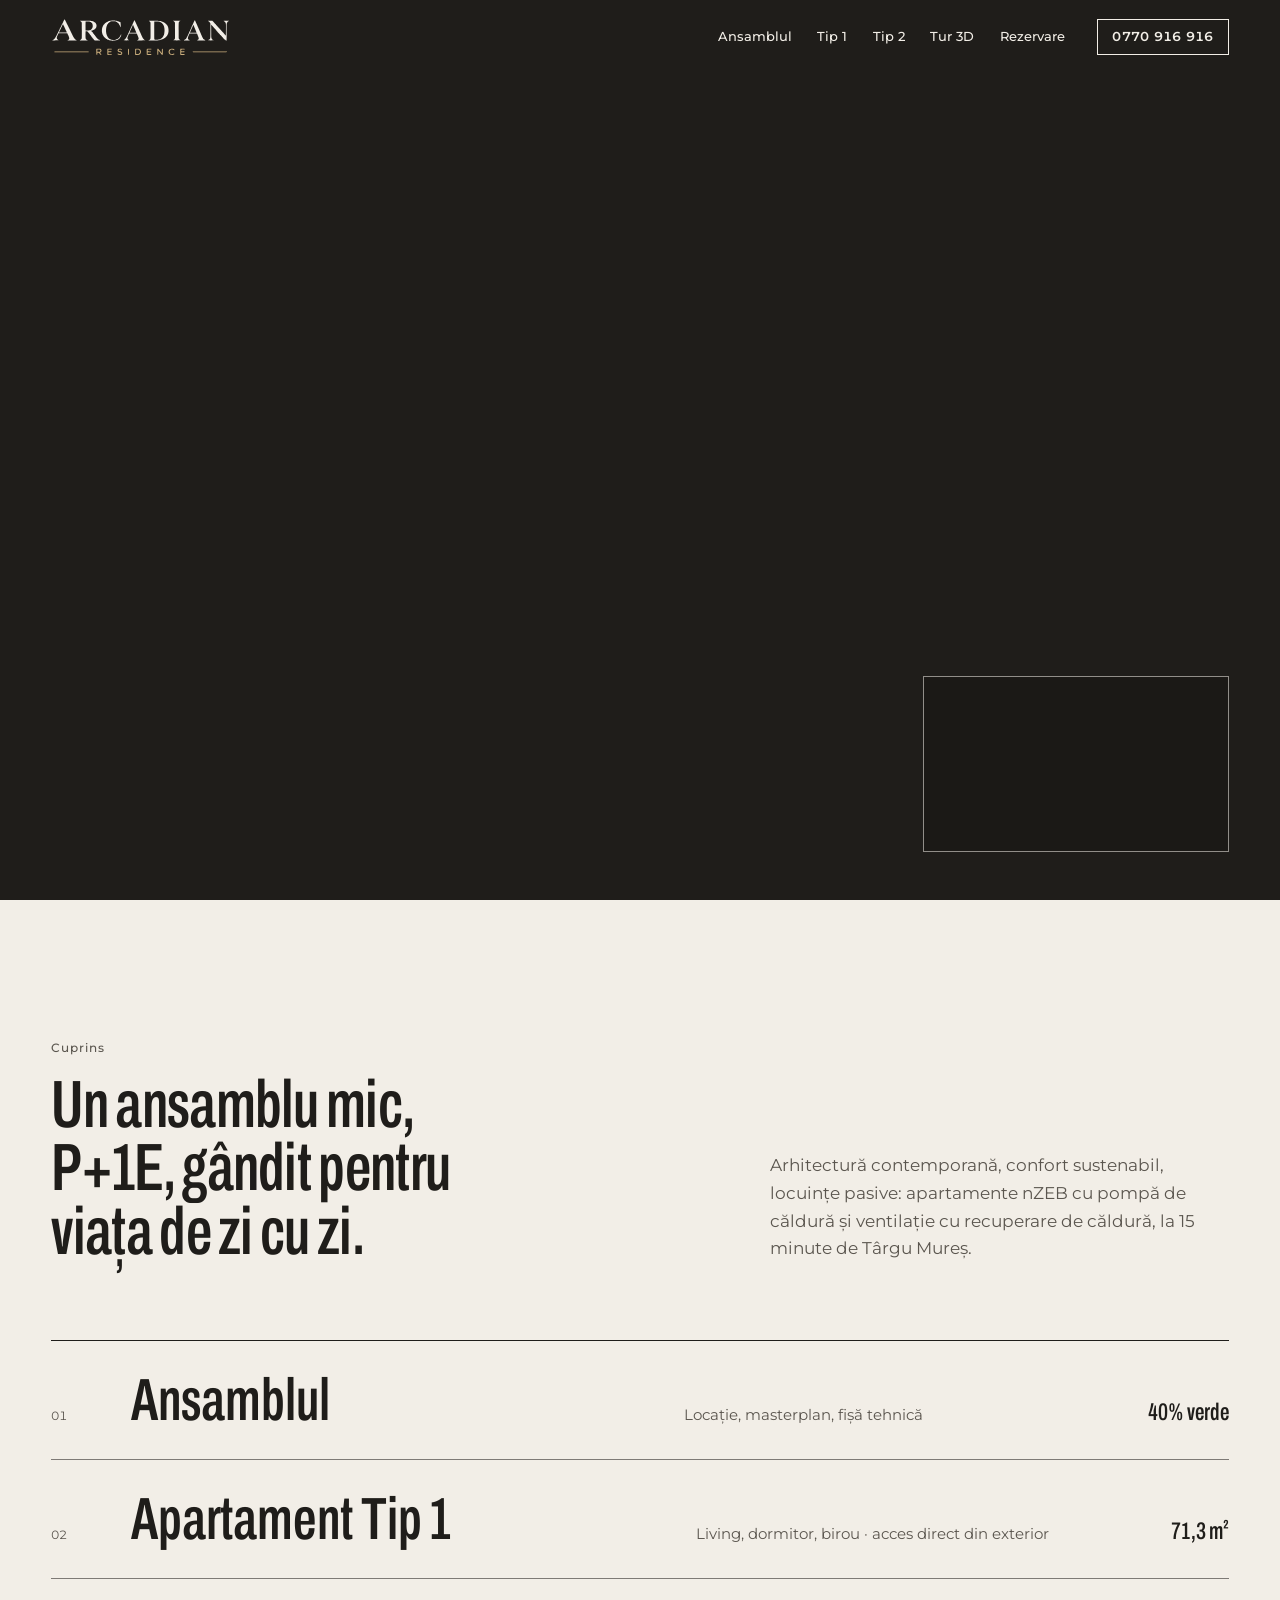
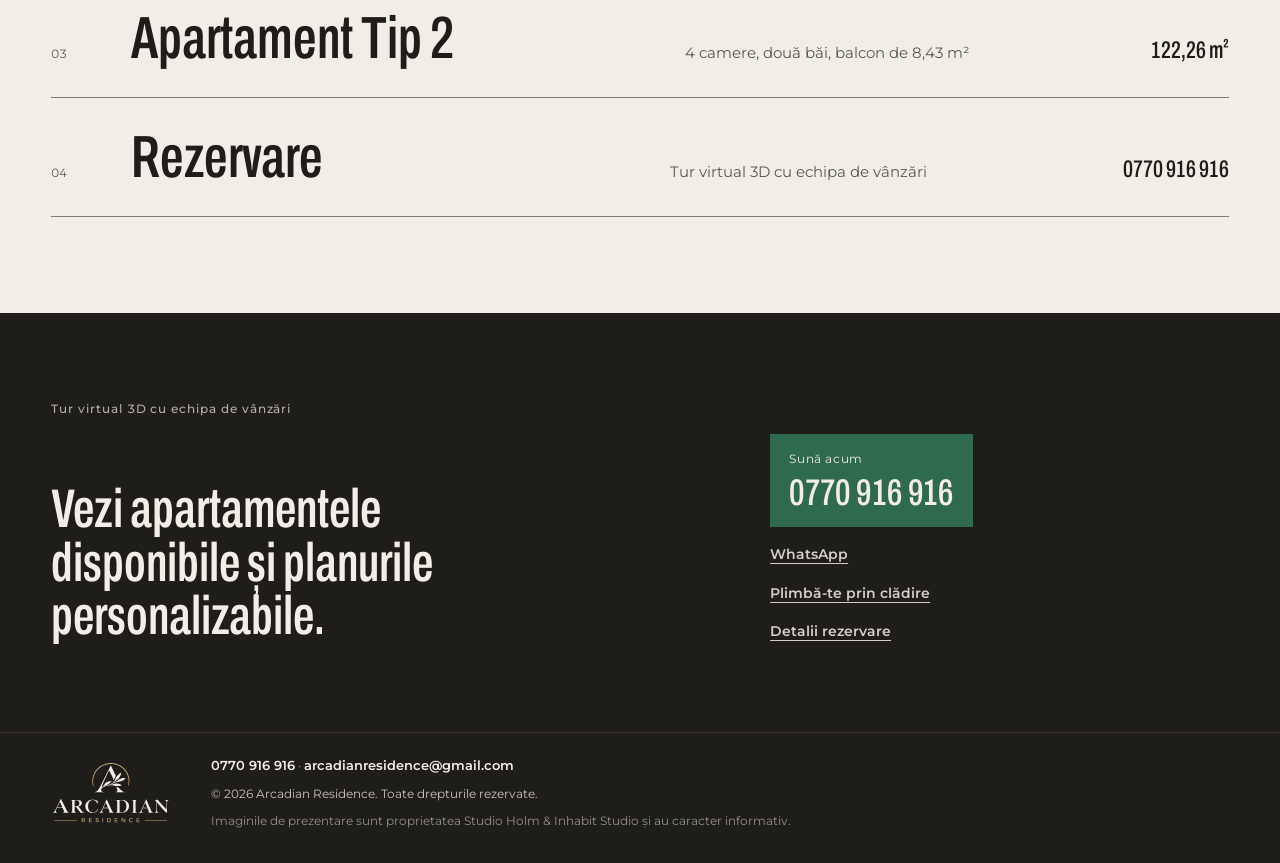
<file: index.html>
<!doctype html>
<html lang="ro">
<head>
<meta charset="utf-8">
<meta name="viewport" content="width=device-width, initial-scale=1">
<title>Arcadian Residence — apartamente nZEB în Ceuașu de Câmpie, Mureș</title>
<meta name="description" content="Ansamblu rezidențial P+1E în Ceuașu de Câmpie, la 15 minute de Târgu Mureș. Apartamente de 71,3 m² și 122,26 m², standard nZEB, 40% spații verzi.">
<meta name="theme-color" content="#1f1d1a">
<link rel="icon" href="assets/img/brand/favicon.svg" type="image/svg+xml">
<link rel="apple-touch-icon" href="assets/img/brand/apple-touch-icon.png">
<link rel="canonical" href="https://elod3.github.io/sitehuni-/">
<meta property="og:type" content="website">
<meta property="og:locale" content="ro_RO">
<meta property="og:site_name" content="Arcadian Residence">
<meta property="og:title" content="Arcadian Residence — apartamente nZEB în Ceuașu de Câmpie, Mureș">
<meta property="og:description" content="Ansamblu rezidențial P+1E în Ceuașu de Câmpie, la 15 minute de Târgu Mureș. Apartamente de 71,3 m² și 122,26 m², standard nZEB, 40% spații verzi.">
<meta property="og:url" content="https://elod3.github.io/sitehuni-/">
<meta property="og:image" content="https://elod3.github.io/sitehuni-/assets/img/og.jpg">
<meta property="og:image:width" content="1200">
<meta property="og:image:height" content="630">
<meta property="og:image:alt" content="Logoul Arcadian Residence lângă fațada ansamblului la apus">
<meta name="twitter:card" content="summary_large_image">
<link rel="preload" href="assets/fonts/archivo-latin-standard-normal.woff2" as="font" type="font/woff2" crossorigin>
<link rel="preload" href="assets/fonts/montserrat-latin-wght-normal.woff2" as="font" type="font/woff2" crossorigin>
<link rel="preload" as="image" type="image/webp" imagesrcset="assets/img/ext-fatada-900.webp 900w, assets/img/ext-fatada-1800.webp 1800w, assets/img/ext-fatada-hd.webp 2048w" imagesizes="(max-aspect-ratio: 16/9) 179vh, 100vw" fetchpriority="high">
<script>
/* Starea de pornire, înainte de primul paint: animațiile doar fără „reduce motion”;
   cortina rămâne închisă când venim dintr-o tranziție; loaderul doar la prima vizită. */
(function () {
  var d = document.documentElement;
  if (matchMedia('(prefers-reduced-motion: reduce)').matches) return;
  d.classList.add('js-motion');
  var nav = null, seen = null;
  try { nav = sessionStorage.getItem('arc-nav'); seen = sessionStorage.getItem('arc-seen'); } catch (e) {}
  if (nav) d.classList.add('is-arriving');
  else {
    if (!seen) d.classList.add('is-loading');
    /* fără cortină, antetul paginilor interioare intră din CSS, fără să aștepte scripturile */
    d.classList.add('is-cold');
  }
})();
</script>
<link rel="stylesheet" href="assets/vendor/lenis.css">
<link rel="stylesheet" href="assets/css/site.css">
</head>
<body data-page="home" data-bar="dark">
<div class="loader" id="loader" role="status" aria-label="Se încarcă">
  <div class="loader__seams" aria-hidden="true"></div>
  <p class="loader__place">Ceuașu de Câmpie · Județul Mureș</p>
  <div class="loader__frame" id="loader-frame">
    <img src="assets/img/ext-calcan-900.webp" srcset="assets/img/ext-calcan-480.webp 480w, assets/img/ext-calcan-900.webp 900w" sizes="(max-width: 700px) 78vw, min(52vw, 620px)" decoding="async" data-cap="Capătul ansamblului" alt="" width="900" height="503">
    <img src="assets/img/t1-living-900.webp" srcset="assets/img/t1-living-480.webp 480w, assets/img/t1-living-900.webp 900w" sizes="(max-width: 700px) 78vw, min(52vw, 620px)" decoding="async" data-cap="Living · Tip 1" alt="" width="900" height="516">
    <img src="assets/img/t2-birou-900.webp" srcset="assets/img/t2-birou-480.webp 480w, assets/img/t2-birou-900.webp 900w" sizes="(max-width: 700px) 78vw, min(52vw, 620px)" decoding="async" data-cap="Birou · Tip 2" alt="" width="900" height="572">
    <img src="assets/img/ext-alee-900.webp" srcset="assets/img/ext-alee-480.webp 480w, assets/img/ext-alee-900.webp 900w" sizes="(max-width: 700px) 78vw, min(52vw, 620px)" decoding="async" data-cap="Aleea dintre locuințe" alt="" width="900" height="470">
    <img src="assets/img/t2-living-900.webp" srcset="assets/img/t2-living-480.webp 480w, assets/img/t2-living-900.webp 900w" sizes="(max-width: 700px) 78vw, min(52vw, 620px)" decoding="async" data-cap="Living · Tip 2" alt="" width="900" height="533">
    <img src="assets/img/ext-fatada-1800.webp" srcset="assets/img/ext-fatada-480.webp 480w, assets/img/ext-fatada-900.webp 900w" sizes="(max-width: 700px) 78vw, min(52vw, 620px)" decoding="async" data-cap="Fațada spre grădini" alt="" width="1800" height="1005">
  </div>
  <p class="loader__mark"><svg viewBox="0 0 1165 598" role="img" aria-label="Arcadian Residence"><use href="assets/img/brand/logo-sprite.svg#lockup"/></svg></p>
  <p class="loader__count"><span id="loader-cap">&nbsp;</span><b id="loader-idx">00 / 06</b></p>
</div>

<div class="curtain" aria-hidden="true"><div class="curtain__strips"></div><p class="curtain__label"></p></div>

<header class="bar" id="bar">
  <a class="bar__mark" href="index.html" data-label="Arcadian Residence" aria-label="Arcadian Residence, prima pagină"><svg viewBox="0 0 1145 244" aria-hidden="true"><use href="assets/img/brand/logo-sprite.svg#wordmark"/></svg></a>
  <nav class="bar__nav" aria-label="Pagini">
        <a href="ansamblu.html" data-label="Ansamblul">Ansamblul</a>
        <a href="tip-1.html" data-label="Tip 1 · 71,3 m²">Tip 1</a>
        <a href="tip-2.html" data-label="Tip 2 · 122,26 m²">Tip 2</a>
        <a href="tur.html" class="only-desk" data-label="Tur 3D">Tur 3D</a>
        <a href="contact.html" data-label="Rezervare">Rezervare</a>
  </nav>
  <a class="bar__tel" href="tel:+40770916916">0770 916 916</a>
  <button class="bar__menu" type="button" aria-expanded="false" aria-controls="menu">Meniu</button>
</header>

<div class="menu" id="menu" hidden>
  <ol class="menu__list">
        <li><a href="ansamblu.html" data-label="Ansamblul"><span></span>Ansamblul</a></li>
        <li><a href="tip-1.html" data-label="Tip 1 · 71,3 m²"><span></span>Tip 1 · 71,3 m²</a></li>
        <li><a href="tip-2.html" data-label="Tip 2 · 122,26 m²"><span></span>Tip 2 · 122,26 m²</a></li>
        <li class="only-desk"><a href="tur.html" data-label="Tur 3D"><span></span>Tur 3D</a></li>
        <li><a href="contact.html" data-label="Rezervare"><span></span>Rezervare</a></li>
  </ol>
  <div class="menu__contact">
    <a class="menu__tel" href="tel:+40770916916"><span>Vânzări</span>0770 916 916</a>
    <a class="menu__wa" href="https://wa.me/40770916916" rel="noopener">Scrie pe WhatsApp</a>
    <a class="menu__wa" href="mailto:arcadianresidence@gmail.com">arcadianresidence@gmail.com</a>
  </div>
</div>

<main id="top">
  <!-- 00 · Copertă -->
  <section class="hero" aria-label="Arcadian Residence">
    <figure class="hero__img">
      <img src="assets/img/ext-fatada-1800.webp" srcset="assets/img/ext-fatada-900.webp 900w, assets/img/ext-fatada-1800.webp 1800w, assets/img/ext-fatada-hd.webp 2048w" sizes="(max-aspect-ratio: 16/9) 179vh, 100vw" width="2048" height="1144" alt="Fațada ansamblului la apus: parter tencuit alb, etaj îmbrăcat în tablă fălțuită antracit, grădini private în față" fetchpriority="high">
      <div class="seams" aria-hidden="true"></div>
    </figure>
    <div class="hero__text">
      <p class="sheet">Ceuașu de Câmpie · Județul Mureș</p>
      <h1 class="hero__title">Arcadian<br>Residence</h1>
      <p class="hero__lede">Aproape de oraș, departe de aglomerație.</p>
    </div>
    <dl class="cartus hero__cartus">
      <div><dt>până la Târgu Mureș</dt><dd>15<small>min</small></dd></div>
      <div><dt>standard energetic</dt><dd>nZEB</dd></div>
      <div><dt>spații verzi</dt><dd>40<small>%</small></dd></div>
      <div><dt>regim de înălțime</dt><dd>P+1E</dd></div>
    </dl>
  </section>

  <!-- Cuprins, ca în broșură -->
  <section class="sec toc" aria-labelledby="toc-title">
    <div class="toc__head">
      <p class="sheet">Cuprins</p>
      <h2 id="toc-title">Un ansamblu mic, P+1E, gândit pentru viața de zi cu zi.</h2>
      <p class="sec__intro">Arhitectură contemporană, confort sustenabil, locuințe pasive: apartamente nZEB cu pompă de căldură și ventilație cu recuperare de căldură, la 15 minute de Târgu Mureș.</p>
    </div>
    <ol class="toc__list">
      <li><a class="toc__row" href="ansamblu.html" data-label="Ansamblul" data-img="assets/img/ext-alee-900.webp">
        <span class="toc__num">01</span><span class="toc__title">Ansamblul</span>
        <span class="toc__fact">Locație, masterplan, fișă tehnică</span><span class="toc__stat">40% verde</span>
        <img class="toc__thumb" src="assets/img/ext-alee-900.webp" alt="" loading="lazy" width="900" height="470">
      </a></li>
      <li><a class="toc__row" href="tip-1.html" data-label="Tip 1 · 71,3 m²" data-img="assets/img/t1-living-900.webp">
        <span class="toc__num">02</span><span class="toc__title">Apartament Tip 1</span>
        <span class="toc__fact">Living, dormitor, birou · acces direct din exterior</span><span class="toc__stat">71,3 m²</span>
        <img class="toc__thumb" src="assets/img/t1-living-900.webp" alt="" loading="lazy" width="900" height="516">
      </a></li>
      <li><a class="toc__row" href="tip-2.html" data-label="Tip 2 · 122,26 m²" data-img="assets/img/t2-living-900.webp">
        <span class="toc__num">03</span><span class="toc__title">Apartament Tip 2</span>
        <span class="toc__fact">4 camere, două băi, balcon de 8,43 m²</span><span class="toc__stat">122,26 m²</span>
        <img class="toc__thumb" src="assets/img/t2-living-900.webp" alt="" loading="lazy" width="900" height="533">
      </a></li>
      <li><a class="toc__row" href="contact.html" data-label="Rezervare" data-img="assets/img/ext-calcan-900.webp">
        <span class="toc__num">04</span><span class="toc__title">Rezervare</span>
        <span class="toc__fact">Tur virtual 3D cu echipa de vânzări</span><span class="toc__stat">0770 916 916</span>
        <img class="toc__thumb" src="assets/img/ext-calcan-900.webp" alt="" loading="lazy" width="900" height="503">
      </a></li>
    </ol>
    <figure class="toc__peek" aria-hidden="true"><img alt=""></figure>
  </section>

</main>
<aside class="cta" aria-label="Rezervare">
  <div class="cta__in">
    <p class="sheet">Tur virtual 3D cu echipa de vânzări</p>
    <p class="cta__title">Vezi apartamentele disponibile și planurile personalizabile.</p>
    <div class="cta__actions">
      <a class="call call--small" href="tel:+40770916916"><span class="call__label">Sună acum</span><span class="call__num">0770 916 916</span></a>
      <a class="cta__link" href="https://wa.me/40770916916" rel="noopener">WhatsApp</a>
      <a class="cta__link only-desk" href="tur.html" data-label="Tur 3D">Plimbă-te prin clădire</a>
      <a class="cta__link" href="contact.html" data-label="Rezervare">Detalii rezervare</a>
    </div>
  </div>
</aside>

<footer class="foot">
  <div class="foot__in">
    <a class="foot__mark" href="index.html" data-label="Arcadian Residence" aria-label="Arcadian Residence, prima pagină"><svg viewBox="0 0 1165 598" aria-hidden="true"><use href="assets/img/brand/logo-sprite.svg#lockup"/></svg></a>
    <p class="foot__contact"><a href="tel:+40770916916">0770 916 916</a> · <a href="mailto:arcadianresidence@gmail.com">arcadianresidence@gmail.com</a></p>
    <p class="foot__copy">© 2026 Arcadian Residence. Toate drepturile rezervate.</p>
    <p class="foot__credit">Imaginile de prezentare sunt proprietatea Studio Holm &amp; Inhabit Studio și au caracter informativ.</p>
  </div>
</footer>

<script src="assets/vendor/gsap.min.js" defer></script>
<script src="assets/vendor/ScrollTrigger.min.js" defer></script>
<script src="assets/vendor/lenis.min.js" defer></script>
<script src="assets/js/site.js" defer></script>
</body>
</html>
</file>
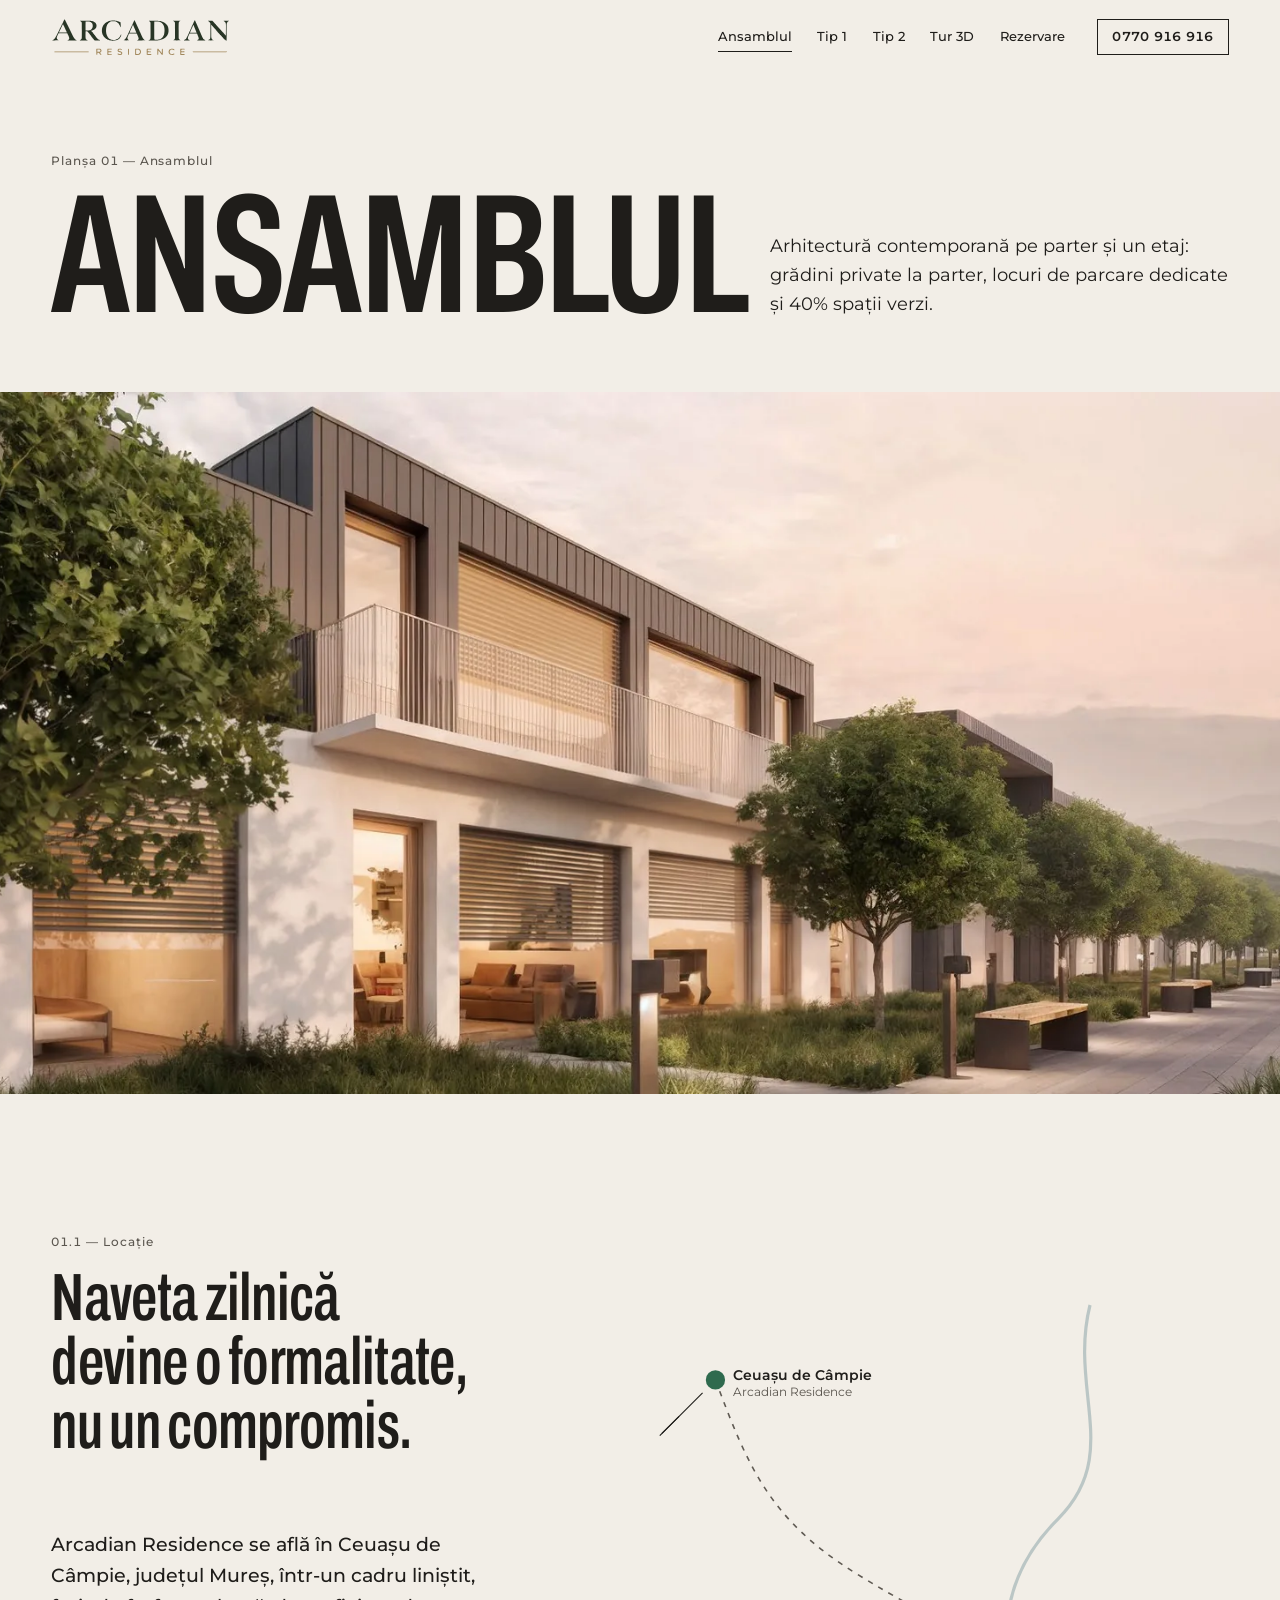
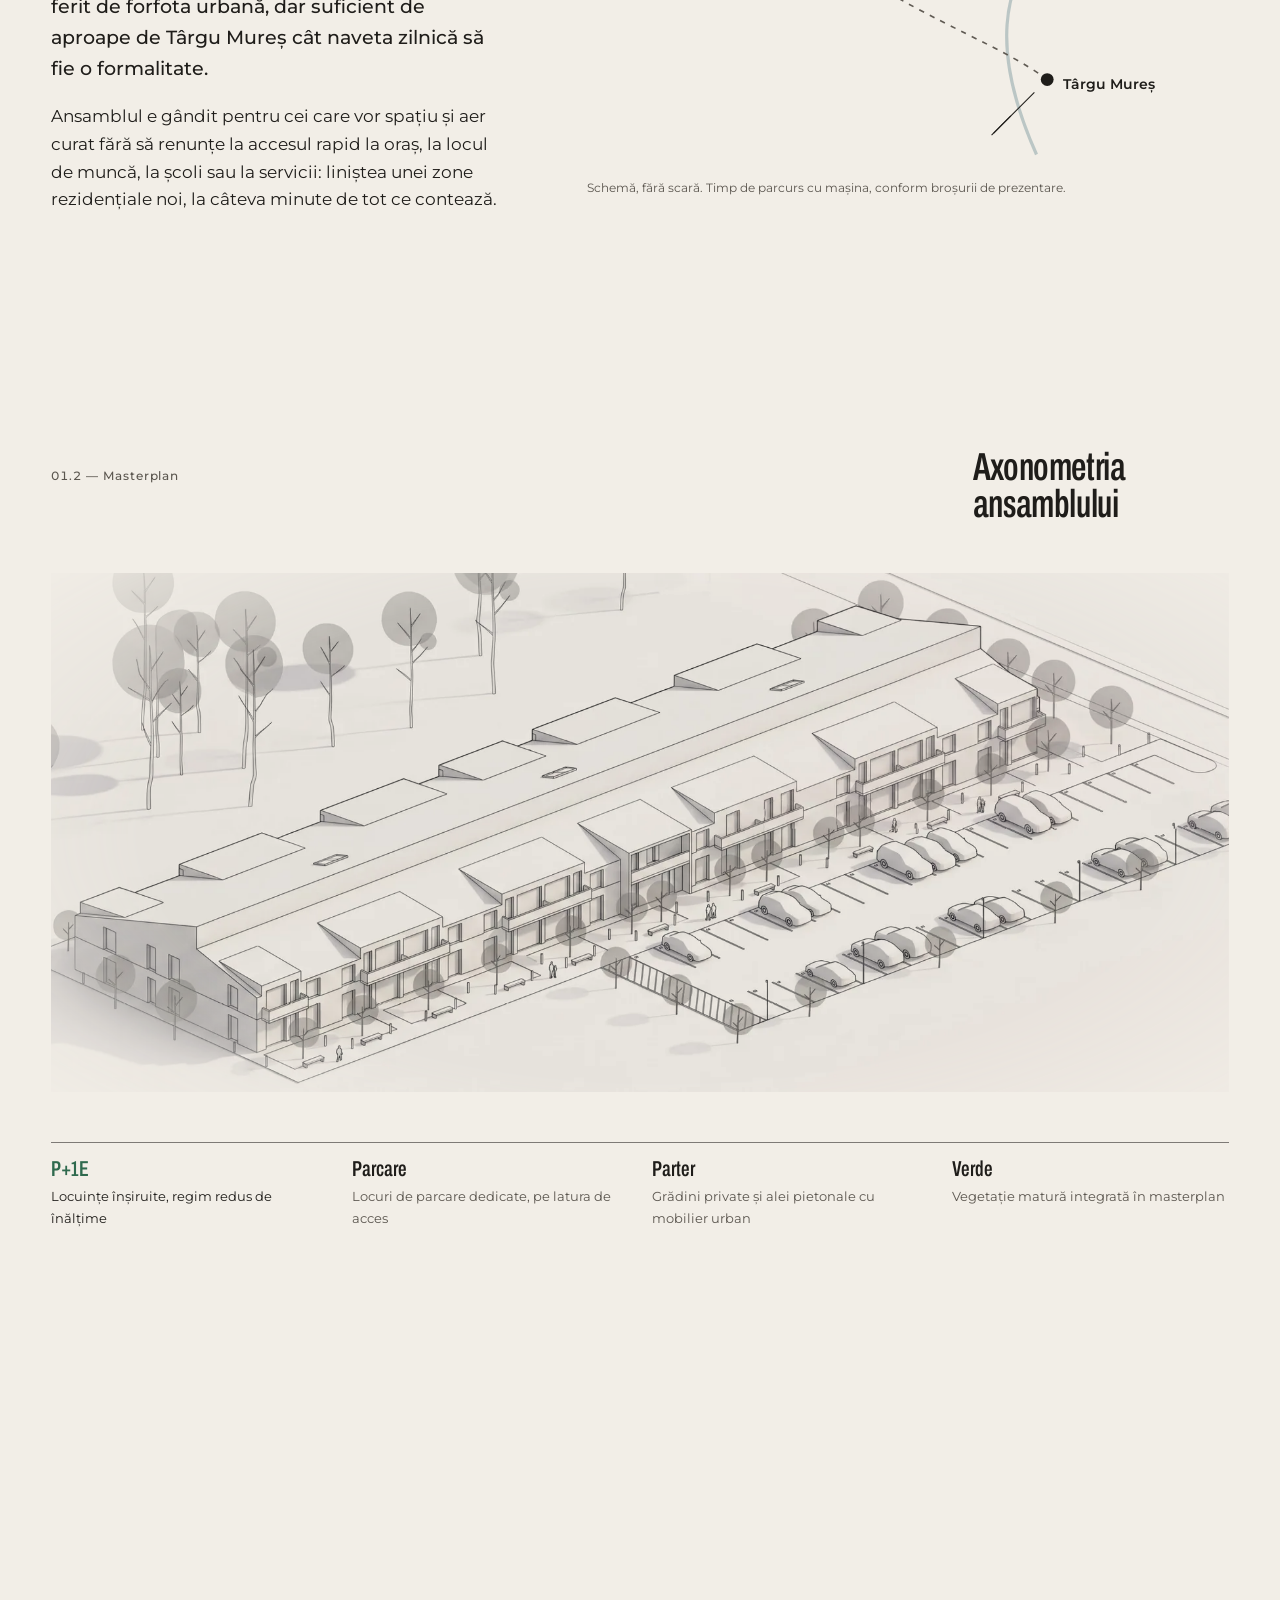
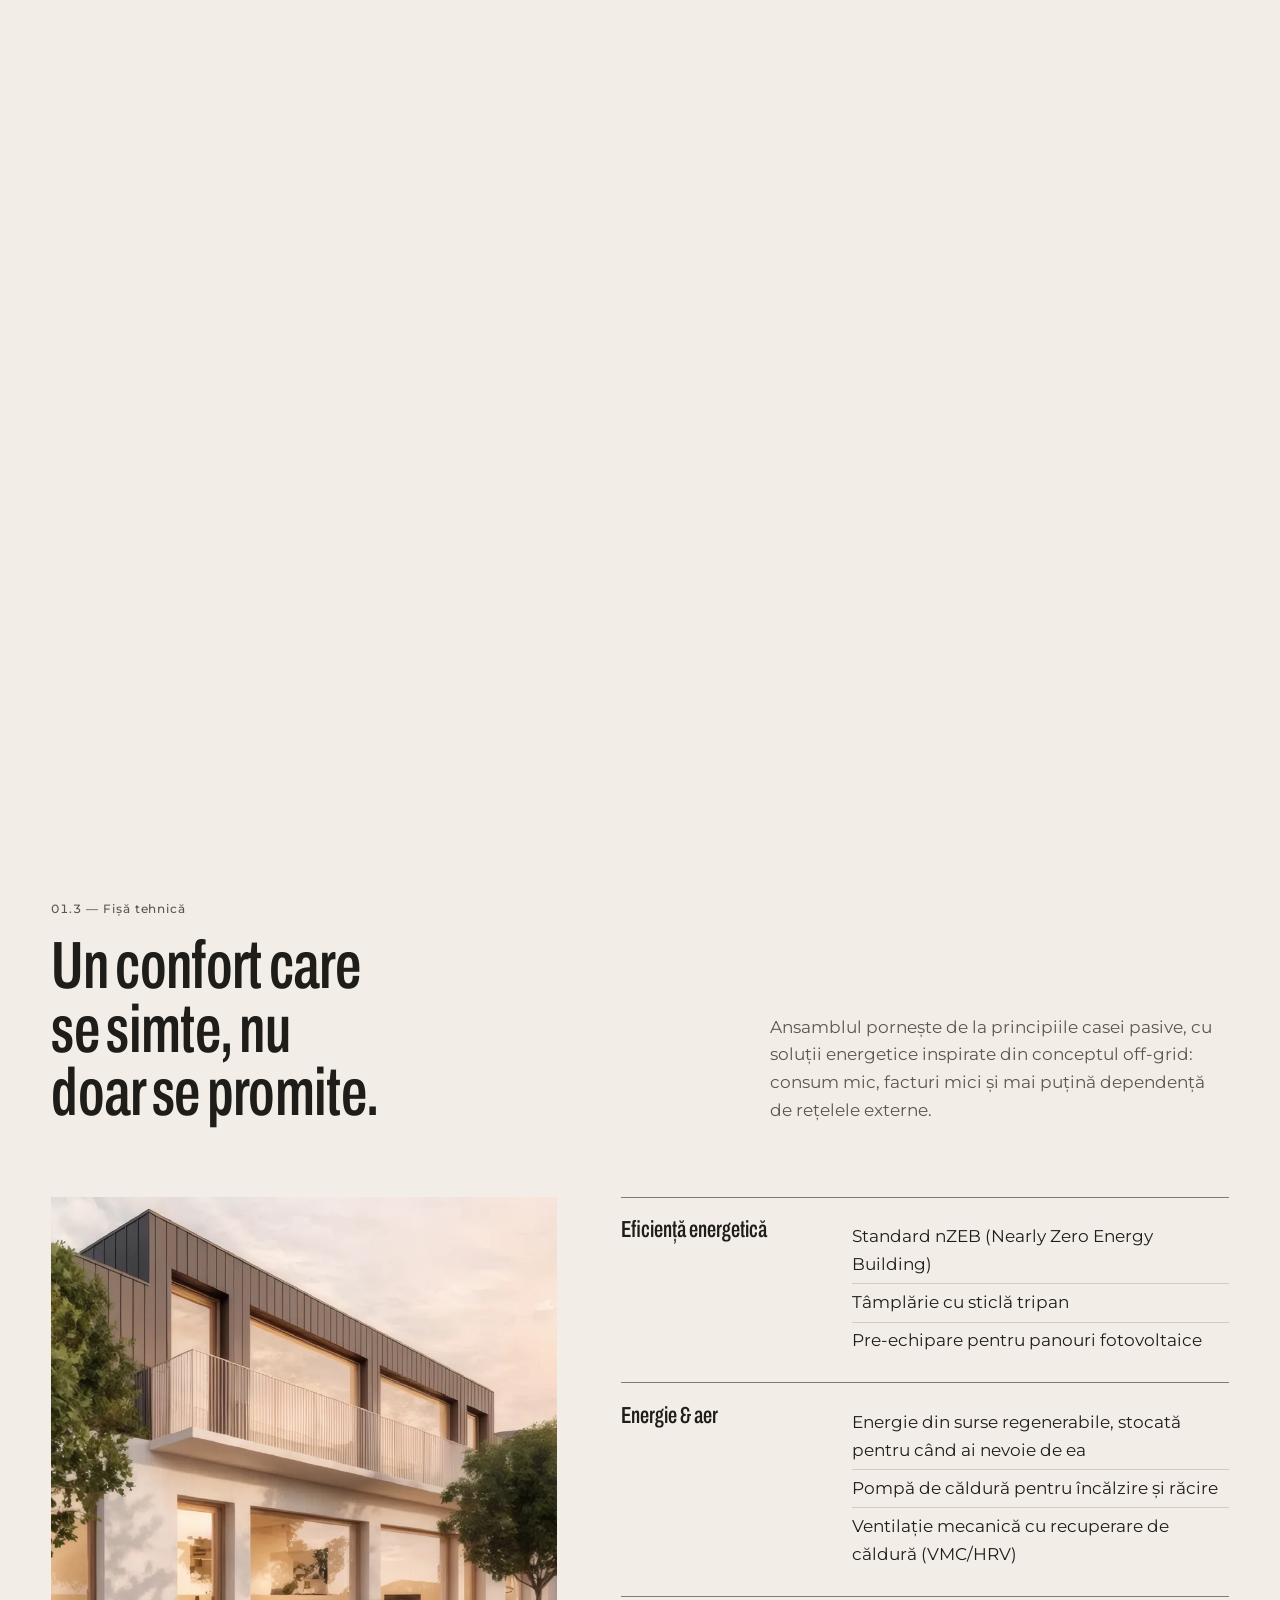
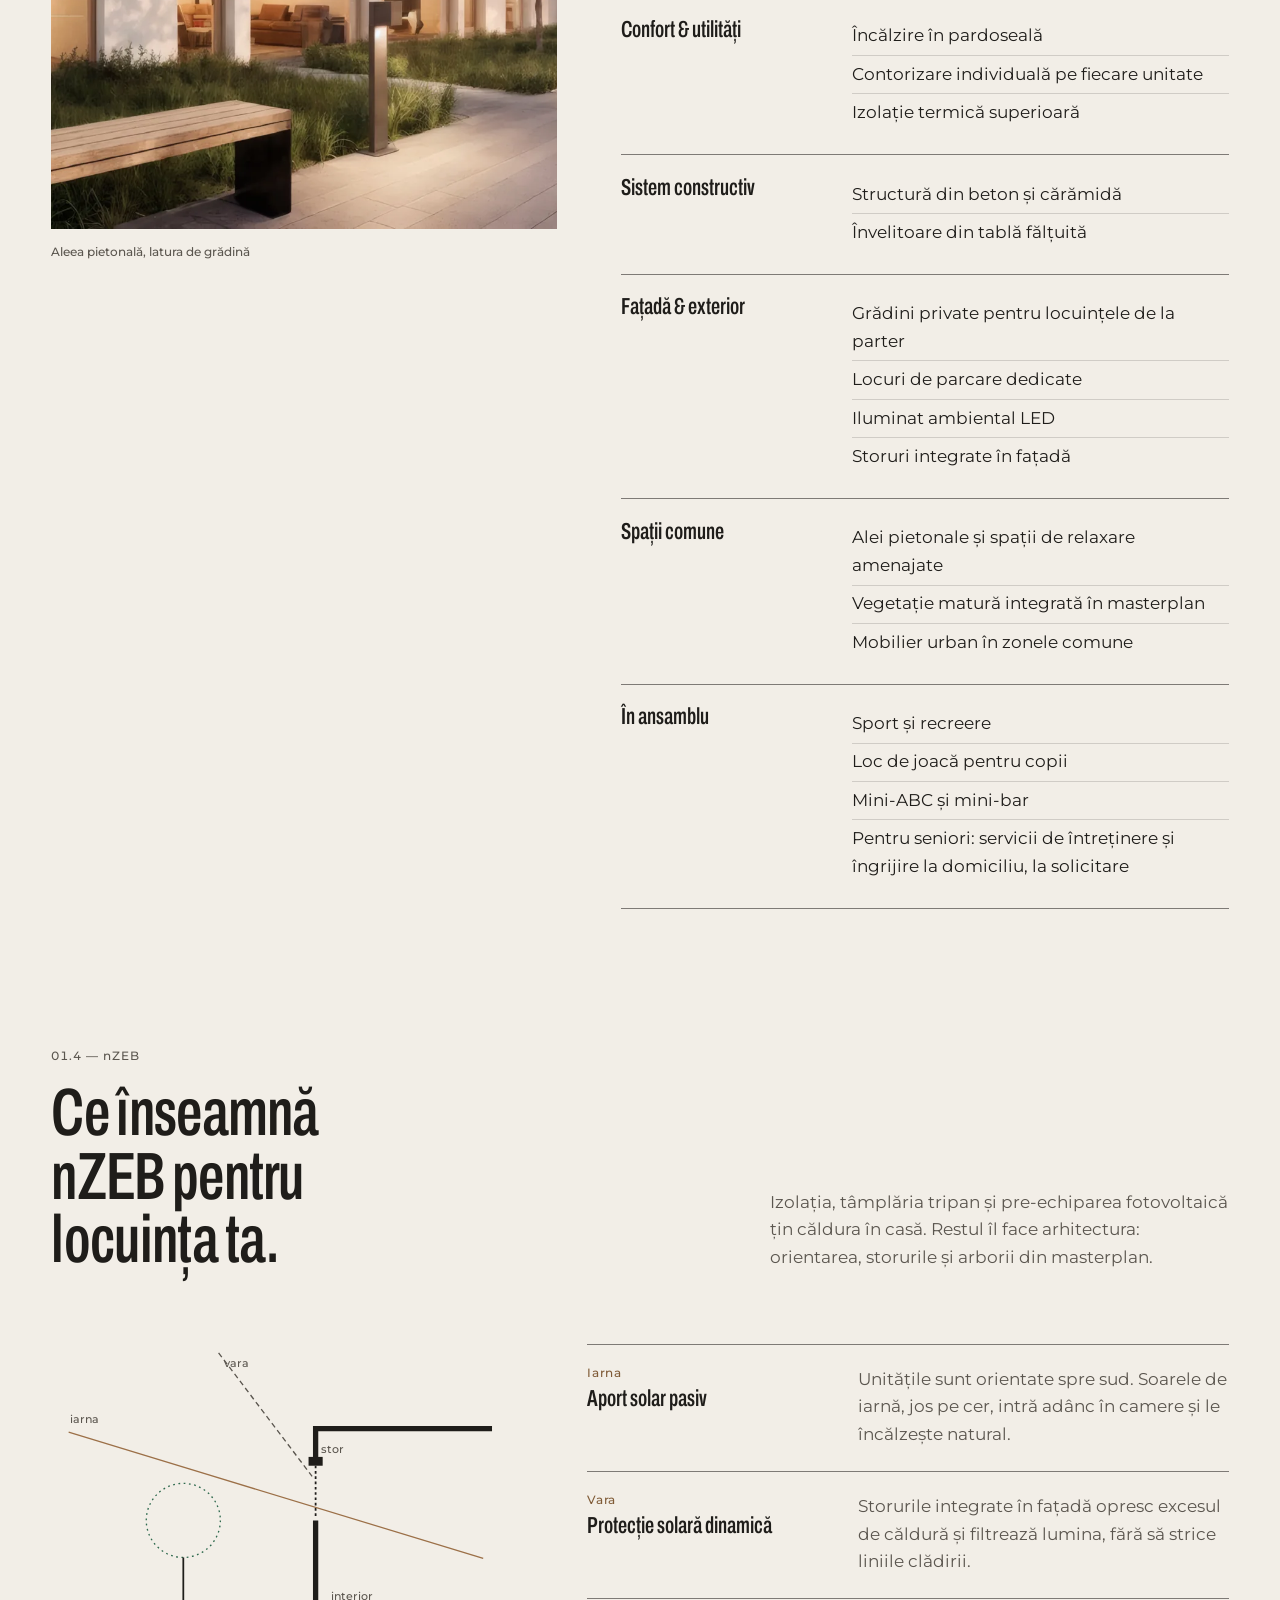
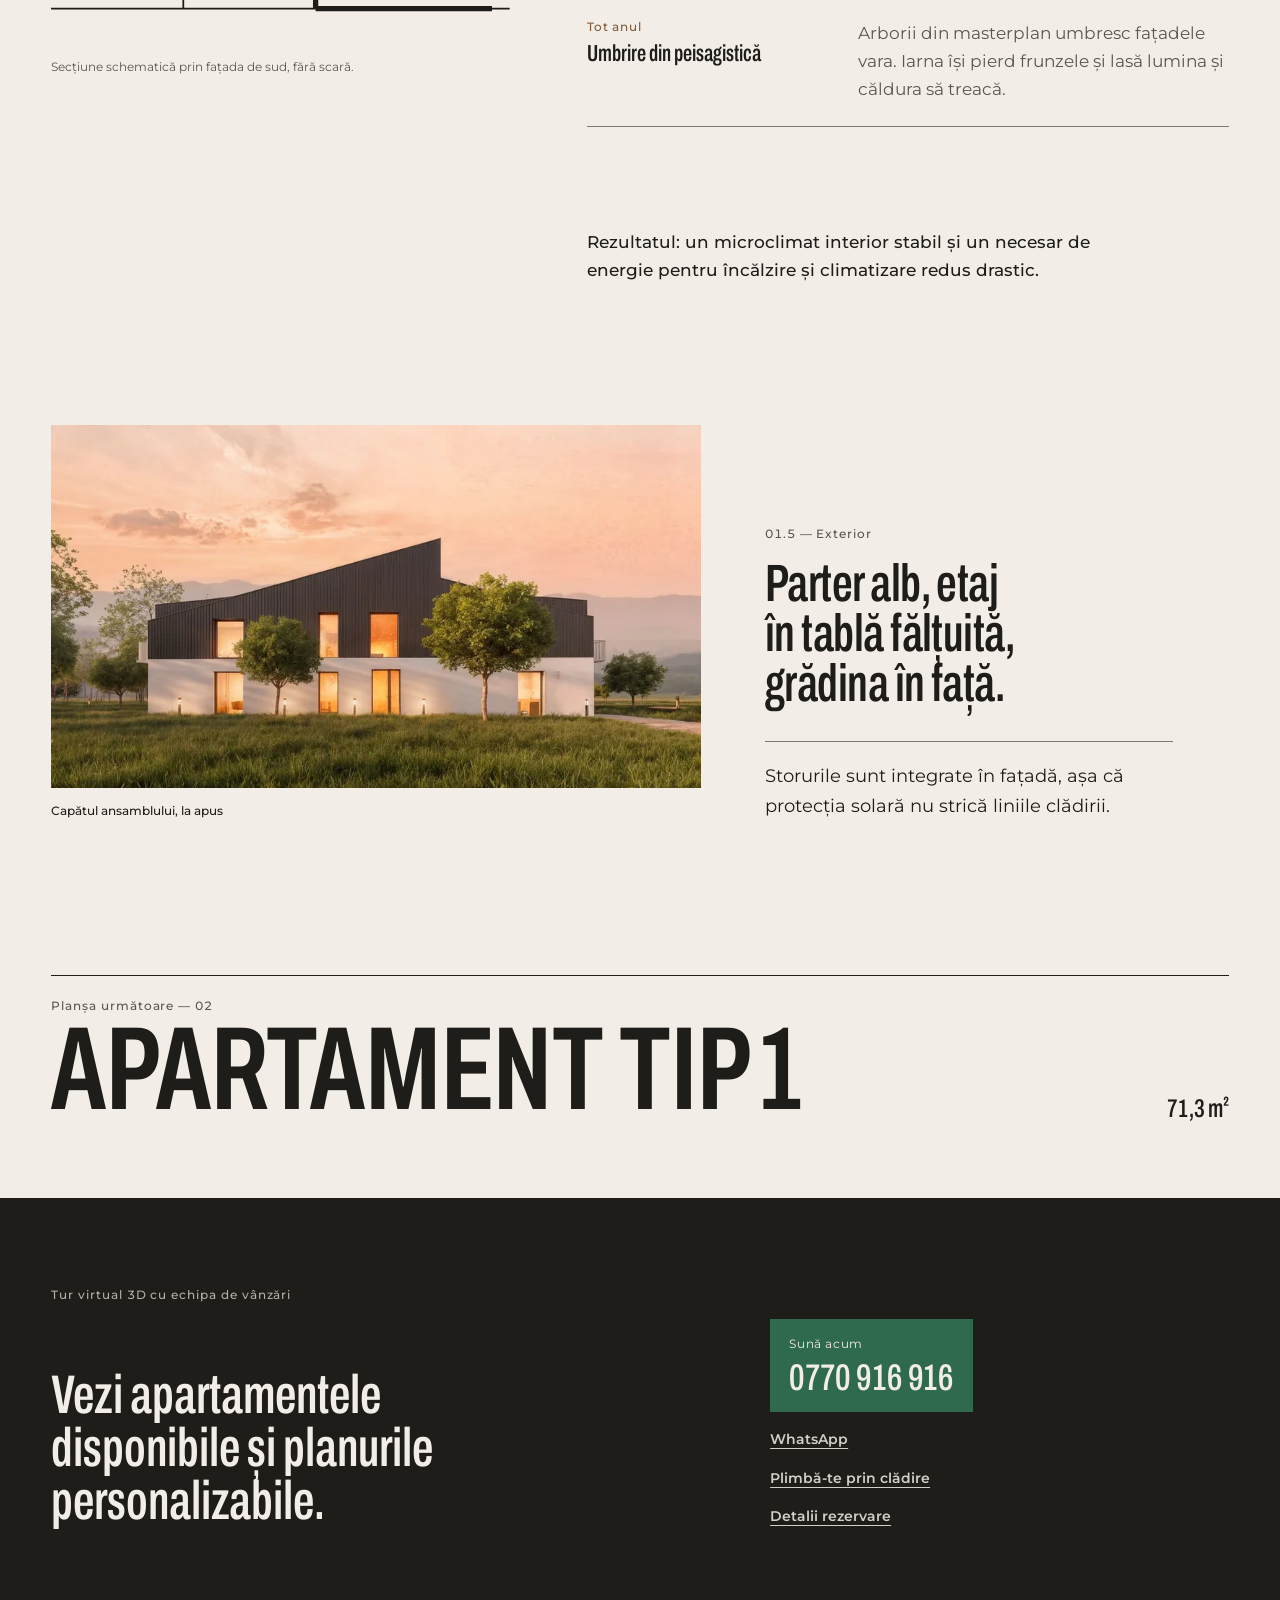
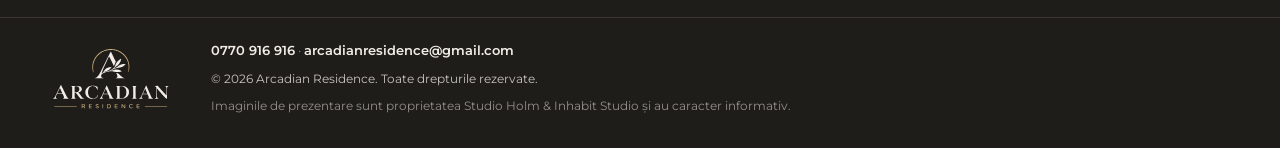
<file: ansamblu.html>
<!doctype html>
<html lang="ro">
<head>
<meta charset="utf-8">
<meta name="viewport" content="width=device-width, initial-scale=1">
<title>Ansamblul — Arcadian Residence</title>
<meta name="description" content="Locație, masterplan și fișa tehnică: nZEB, tripan, încălzire în pardoseală, structură din beton și cărămidă, învelitoare din tablă fălțuită.">
<meta name="theme-color" content="#1f1d1a">
<link rel="icon" href="assets/img/brand/favicon.svg" type="image/svg+xml">
<link rel="apple-touch-icon" href="assets/img/brand/apple-touch-icon.png">
<link rel="canonical" href="https://elod3.github.io/sitehuni-/ansamblu.html">
<meta property="og:type" content="website">
<meta property="og:locale" content="ro_RO">
<meta property="og:site_name" content="Arcadian Residence">
<meta property="og:title" content="Ansamblul — Arcadian Residence">
<meta property="og:description" content="Locație, masterplan și fișa tehnică: nZEB, tripan, încălzire în pardoseală, structură din beton și cărămidă, învelitoare din tablă fălțuită.">
<meta property="og:url" content="https://elod3.github.io/sitehuni-/ansamblu.html">
<meta property="og:image" content="https://elod3.github.io/sitehuni-/assets/img/og.jpg">
<meta property="og:image:width" content="1200">
<meta property="og:image:height" content="630">
<meta property="og:image:alt" content="Logoul Arcadian Residence lângă fațada ansamblului la apus">
<meta name="twitter:card" content="summary_large_image">
<link rel="preload" href="assets/fonts/archivo-latin-standard-normal.woff2" as="font" type="font/woff2" crossorigin>
<link rel="preload" href="assets/fonts/montserrat-latin-wght-normal.woff2" as="font" type="font/woff2" crossorigin>
<link rel="preload" as="image" type="image/webp" imagesrcset="assets/img/ext-alee-900.webp 900w, assets/img/ext-alee-1800.webp 1800w, assets/img/ext-alee-hd.webp 2041w" imagesizes="(max-width: 700px) 120vw, 100vw" fetchpriority="high">
<script>
/* Starea de pornire, înainte de primul paint: animațiile doar fără „reduce motion”;
   cortina rămâne închisă când venim dintr-o tranziție; loaderul doar la prima vizită. */
(function () {
  var d = document.documentElement;
  if (matchMedia('(prefers-reduced-motion: reduce)').matches) return;
  d.classList.add('js-motion');
  var nav = null, seen = null;
  try { nav = sessionStorage.getItem('arc-nav'); seen = sessionStorage.getItem('arc-seen'); } catch (e) {}
  if (nav) d.classList.add('is-arriving');
  else {
    if (!seen) d.classList.add('is-loading');
    /* fără cortină, antetul paginilor interioare intră din CSS, fără să aștepte scripturile */
    d.classList.add('is-cold');
  }
})();
</script>
<link rel="stylesheet" href="assets/vendor/lenis.css">
<link rel="stylesheet" href="assets/css/site.css">
</head>
<body data-page="ansamblu" data-bar="light">

<div class="curtain" aria-hidden="true"><div class="curtain__strips"></div><p class="curtain__label"></p></div>

<header class="bar" id="bar">
  <a class="bar__mark" href="index.html" data-label="Arcadian Residence" aria-label="Arcadian Residence, prima pagină"><svg viewBox="0 0 1145 244" aria-hidden="true"><use href="assets/img/brand/logo-sprite.svg#wordmark"/></svg></a>
  <nav class="bar__nav" aria-label="Pagini">
        <a href="ansamblu.html" aria-current="page" data-label="Ansamblul">Ansamblul</a>
        <a href="tip-1.html" data-label="Tip 1 · 71,3 m²">Tip 1</a>
        <a href="tip-2.html" data-label="Tip 2 · 122,26 m²">Tip 2</a>
        <a href="tur.html" class="only-desk" data-label="Tur 3D">Tur 3D</a>
        <a href="contact.html" data-label="Rezervare">Rezervare</a>
  </nav>
  <a class="bar__tel" href="tel:+40770916916">0770 916 916</a>
  <button class="bar__menu" type="button" aria-expanded="false" aria-controls="menu">Meniu</button>
</header>

<div class="menu" id="menu" hidden>
  <ol class="menu__list">
        <li><a href="ansamblu.html" aria-current="page" data-label="Ansamblul"><span></span>Ansamblul</a></li>
        <li><a href="tip-1.html" data-label="Tip 1 · 71,3 m²"><span></span>Tip 1 · 71,3 m²</a></li>
        <li><a href="tip-2.html" data-label="Tip 2 · 122,26 m²"><span></span>Tip 2 · 122,26 m²</a></li>
        <li class="only-desk"><a href="tur.html" data-label="Tur 3D"><span></span>Tur 3D</a></li>
        <li><a href="contact.html" data-label="Rezervare"><span></span>Rezervare</a></li>
  </ol>
  <div class="menu__contact">
    <a class="menu__tel" href="tel:+40770916916"><span>Vânzări</span>0770 916 916</a>
    <a class="menu__wa" href="https://wa.me/40770916916" rel="noopener">Scrie pe WhatsApp</a>
    <a class="menu__wa" href="mailto:arcadianresidence@gmail.com">arcadianresidence@gmail.com</a>
  </div>
</div>

<main id="top">
  <header class="phead">
    <div class="phead__text">
      <p class="sheet">Planșa 01 — Ansamblul</p>
      <h1 class="phead__title">Ansamblul</h1>
    </div>
    <p class="phead__lede">Arhitectură contemporană pe parter și un etaj: grădini private la parter, locuri de parcare dedicate și 40% spații verzi.</p>
    <figure class="phead__img">
      <img src="assets/img/ext-alee-1800.webp" srcset="assets/img/ext-alee-900.webp 900w, assets/img/ext-alee-1800.webp 1800w, assets/img/ext-alee-hd.webp 2041w" sizes="(max-width: 700px) 120vw, 100vw" width="2041" height="1065" alt="Aleea pietonală dintre locuințe, cu bănci din lemn, stâlpi de iluminat joși și arbori aliniați" fetchpriority="high">
    </figure>
  </header>

  <!-- 01.1 · Locație -->
  <section class="sec loc" id="locatie">
    <div class="loc__grid">
      <div class="loc__copy">
        <header class="sec__head">
          <p class="sheet">01.1 — Locație</p>
          <h2>Naveta zilnică devine o formalitate, nu un compromis.</h2>
        </header>
        <p>Arcadian Residence se află în Ceuașu de Câmpie, județul Mureș, într-un cadru liniștit, ferit de forfota urbană, dar suficient de aproape de Târgu Mureș cât naveta zilnică să fie o formalitate.</p>
        <p>Ansamblul e gândit pentru cei care vor spațiu și aer curat fără să renunțe la accesul rapid la oraș, la locul de muncă, la școli sau la servicii: liniștea unei zone rezidențiale noi, la câteva minute de tot ce contează.</p>
      </div>

      <figure class="cota" aria-label="Distanța Ceuașu de Câmpie – Târgu Mureș: 15 minute cu mașina">
        <svg viewBox="0 0 600 420" role="img" aria-hidden="true">
          <path class="cota__river" d="M470 0 C 450 80, 500 140, 440 200 S 380 330, 420 420" />
          <path class="cota__road" d="M120 70 C 150 150, 170 200, 250 250 S 390 320, 430 350" />
          <g class="cota__dim">
            <line class="cota__ext" x1="108" y1="82" x2="68" y2="122" />
            <line class="cota__ext" x1="418" y1="362" x2="378" y2="402" />
            <line class="cota__line" x1="78" y1="112" x2="388" y2="392" />
            <line class="cota__tick" x1="70" y1="120" x2="86" y2="104" />
            <line class="cota__tick" x1="380" y1="400" x2="396" y2="384" />
          </g>
          <circle class="cota__pin cota__pin--here" cx="120" cy="70" r="9" />
          <circle class="cota__pin" cx="430" cy="350" r="6" />
        </svg>
        <span class="cota__label cota__label--a">Ceuașu de Câmpie<em>Arcadian Residence</em></span>
        <span class="cota__label cota__label--b">Târgu Mureș</span>
        <span class="cota__value">15 min</span>
        <figcaption>Schemă, fără scară. Timp de parcurs cu mașina, conform broșurii de prezentare.</figcaption>
      </figure>
    </div>
  </section>

  <!-- 01.2 · Masterplan: axonometria fixată, cu zoom pe zonele din broșură -->
  <section class="axopin" id="masterplan" aria-labelledby="axo-title">
    <div class="axopin__stage">
      <div class="axopin__head">
        <p class="sheet">01.2 — Masterplan</p>
        <h2 id="axo-title" class="axopin__title">Axonometria ansamblului</h2>
      </div>
      <div class="axopin__frame">
        <img class="axopin__img" src="assets/img/ansamblu-axo-1800.webp" srcset="assets/img/ansamblu-axo-900.webp 900w, assets/img/ansamblu-axo-1800.webp 1800w, assets/img/ansamblu-axo-hd.webp 2821w" sizes="(max-width: 900px) 230vw, 100vw" width="2821" height="1240" loading="lazy" alt="Axonometrie a ansamblului: șir de locuințe P+1E cu acoperișuri în pantă, parcare în față și arbori pe latura opusă">
      </div>
      <ol class="axopin__notes">
        <li class="axopin__note" data-x="46" data-y="40" data-s="1"><b>P+1E</b> Locuințe înșiruite, regim redus de înălțime</li>
        <li class="axopin__note" data-x="78" data-y="58" data-s="2.1"><b>Parcare</b> Locuri de parcare dedicate, pe latura de acces</li>
        <li class="axopin__note" data-x="36" data-y="70" data-s="2.3"><b>Parter</b> Grădini private și alei pietonale cu mobilier urban</li>
        <li class="axopin__note" data-x="16" data-y="30" data-s="2.2"><b>Verde</b> Vegetație matură integrată în masterplan</li>
      </ol>
    </div>
  </section>

  <!-- 01.3 · Fișă tehnică -->
  <section class="sec spec" id="fisa">
    <header class="sec__head sec__head--split">
      <p class="sheet">01.3 — Fișă tehnică</p>
      <h2>Un confort care se simte, nu doar se promite.</h2>
      <p class="sec__intro">Ansamblul pornește de la principiile casei pasive, cu soluții energetice inspirate din conceptul off-grid: consum mic, facturi mici și mai puțină dependență de rețelele externe.</p>
    </header>

    <div class="spec__grid">
      <figure class="spec__img">
        <img src="assets/img/ext-alee-2-1800.webp" srcset="assets/img/ext-alee-2-900.webp 900w, assets/img/ext-alee-2-1800.webp 1800w" sizes="(min-width: 900px) 87vw, 116vw" width="1800" height="1038" loading="lazy" alt="Perspectivă pe aleea dintre locuințe, cu balcoane la etaj și bănci din lemn">
        <figcaption>Aleea pietonală, latura de grădină</figcaption>
      </figure>

      <table class="spec__table">
        <caption class="visually-hidden">Specificații tehnice Arcadian Residence</caption>
        <tbody>
          <tr><th scope="row">Eficiență energetică</th><td><ul><li>Standard nZEB (Nearly Zero Energy Building)</li><li>Tâmplărie cu sticlă tripan</li><li>Pre-echipare pentru panouri fotovoltaice</li></ul></td></tr>
          <tr><th scope="row">Energie &amp; aer</th><td><ul><li>Energie din surse regenerabile, stocată pentru când ai nevoie de ea</li><li>Pompă de căldură pentru încălzire și răcire</li><li>Ventilație mecanică cu recuperare de căldură (VMC/HRV)</li></ul></td></tr>
          <tr><th scope="row">Confort &amp; utilități</th><td><ul><li>Încălzire în pardoseală</li><li>Contorizare individuală pe fiecare unitate</li><li>Izolație termică superioară</li></ul></td></tr>
          <tr><th scope="row">Sistem constructiv</th><td><ul><li>Structură din beton și cărămidă</li><li>Învelitoare din tablă fălțuită</li></ul></td></tr>
          <tr><th scope="row">Fațadă &amp; exterior</th><td><ul><li>Grădini private pentru locuințele de la parter</li><li>Locuri de parcare dedicate</li><li>Iluminat ambiental LED</li><li>Storuri integrate în fațadă</li></ul></td></tr>
          <tr><th scope="row">Spații comune</th><td><ul><li>Alei pietonale și spații de relaxare amenajate</li><li>Vegetație matură integrată în masterplan</li><li>Mobilier urban în zonele comune</li></ul></td></tr>
          <tr><th scope="row">În ansamblu</th><td><ul><li>Sport și recreere</li><li>Loc de joacă pentru copii</li><li>Mini-ABC și mini-bar</li><li>Pentru seniori: servicii de întreținere și îngrijire la domiciliu, la solicitare</li></ul></td></tr>
        </tbody>
      </table>
    </div>
  </section>

  <!-- 01.4 · nZEB: ce face clădirea în fiecare anotimp -->
  <section class="sec nzeb" id="nzeb" aria-labelledby="nzeb-title">
    <header class="sec__head sec__head--split">
      <p class="sheet">01.4 — nZEB</p>
      <h2 id="nzeb-title">Ce înseamnă nZEB pentru locuința ta.</h2>
      <p class="sec__intro">Izolația, tâmplăria tripan și pre-echiparea fotovoltaică țin căldura în casă. Restul îl face arhitectura: orientarea, storurile și arborii din masterplan.</p>
    </header>
    <div class="nzeb__grid">
      <figure class="nzeb__fig" aria-label="Secțiune schematică prin fațada de sud: soarele de iarnă intră jos în cameră, cel de vară e oprit de stor">
        <svg viewBox="0 0 520 340" aria-hidden="true">
          <line class="nzeb__ground" x1="0" y1="300" x2="520" y2="300" />
          <path class="nzeb__wall" d="M300 300 V200 M300 128 V96 H500 M300 300 H500" />
          <rect class="nzeb__stor" x="292" y="128" width="16" height="10" />
          <line class="nzeb__blind" x1="300" y1="138" x2="300" y2="196" />
          <line class="nzeb__ray nzeb__ray--w" x1="20" y1="100" x2="490" y2="243" />
          <line class="nzeb__ray nzeb__ray--s" x1="190" y1="10" x2="296" y2="150" />
          <circle class="nzeb__crown" cx="150" cy="200" r="42" />
          <line class="nzeb__trunk" x1="150" y1="242" x2="150" y2="300" />
          <text x="22" y="90">iarna</text>
          <text x="196" y="26">vara</text>
          <text x="318" y="290">interior</text>
          <text x="306" y="124">stor</text>
        </svg>
        <figcaption>Secțiune schematică prin fațada de sud, fără scară.</figcaption>
      </figure>
      <dl class="nzeb__list">
        <div><dt><span>Iarna</span>Aport solar pasiv</dt><dd>Unitățile sunt orientate spre sud. Soarele de iarnă, jos pe cer, intră adânc în camere și le încălzește natural.</dd></div>
        <div><dt><span>Vara</span>Protecție solară dinamică</dt><dd>Storurile integrate în fațadă opresc excesul de căldură și filtrează lumina, fără să strice liniile clădirii.</dd></div>
        <div><dt><span>Tot anul</span>Umbrire din peisagistică</dt><dd>Arborii din masterplan umbresc fațadele vara. Iarna își pierd frunzele și lasă lumina și căldura să treacă.</dd></div>
      </dl>
      <p class="nzeb__result">Rezultatul: un microclimat interior stabil și un necesar de energie pentru încălzire și climatizare redus drastic.</p>
    </div>
  </section>

  <!-- 01.5 · Exterior -->
  <section class="sec ext" id="exterior">
    <div class="ext__grid">
      <figure class="ext__a">
        <img src="assets/img/ext-calcan-1800.webp" srcset="assets/img/ext-calcan-900.webp 900w, assets/img/ext-calcan-1800.webp 1800w, assets/img/ext-calcan-hd.webp 2048w" sizes="(min-width: 900px) 58vw, 100vw" width="2048" height="1144" loading="lazy" alt="Capătul ansamblului la apus, cu acoperișul în pantă îmbrăcat în tablă antracit și ferestrele luminate">
        <figcaption>Capătul ansamblului, la apus</figcaption>
      </figure>
      <div class="ext__text">
        <p class="sheet">01.5 — Exterior</p>
        <h2>Parter alb, etaj în tablă fălțuită, grădina în față.</h2>
        <p class="ext__note">Storurile sunt integrate în fațadă, așa că protecția solară nu strică liniile clădirii.</p>
      </div>
    </div>
  </section>

  <nav class="next" aria-label="Planșa următoare">
    <a href="tip-1.html" data-label="Tip 1 · 71,3 m²"><span class="sheet">Planșa următoare — 02</span><span class="next__title">Apartament Tip 1</span><span class="next__meta">71,3 m²</span></a>
  </nav>

</main>
<aside class="cta" aria-label="Rezervare">
  <div class="cta__in">
    <p class="sheet">Tur virtual 3D cu echipa de vânzări</p>
    <p class="cta__title">Vezi apartamentele disponibile și planurile personalizabile.</p>
    <div class="cta__actions">
      <a class="call call--small" href="tel:+40770916916"><span class="call__label">Sună acum</span><span class="call__num">0770 916 916</span></a>
      <a class="cta__link" href="https://wa.me/40770916916" rel="noopener">WhatsApp</a>
      <a class="cta__link only-desk" href="tur.html" data-label="Tur 3D">Plimbă-te prin clădire</a>
      <a class="cta__link" href="contact.html" data-label="Rezervare">Detalii rezervare</a>
    </div>
  </div>
</aside>

<footer class="foot">
  <div class="foot__in">
    <a class="foot__mark" href="index.html" data-label="Arcadian Residence" aria-label="Arcadian Residence, prima pagină"><svg viewBox="0 0 1165 598" aria-hidden="true"><use href="assets/img/brand/logo-sprite.svg#lockup"/></svg></a>
    <p class="foot__contact"><a href="tel:+40770916916">0770 916 916</a> · <a href="mailto:arcadianresidence@gmail.com">arcadianresidence@gmail.com</a></p>
    <p class="foot__copy">© 2026 Arcadian Residence. Toate drepturile rezervate.</p>
    <p class="foot__credit">Imaginile de prezentare sunt proprietatea Studio Holm &amp; Inhabit Studio și au caracter informativ.</p>
  </div>
</footer>

<script src="assets/vendor/gsap.min.js" defer></script>
<script src="assets/vendor/ScrollTrigger.min.js" defer></script>
<script src="assets/vendor/lenis.min.js" defer></script>
<script src="assets/js/site.js" defer></script>
</body>
</html>
</file>
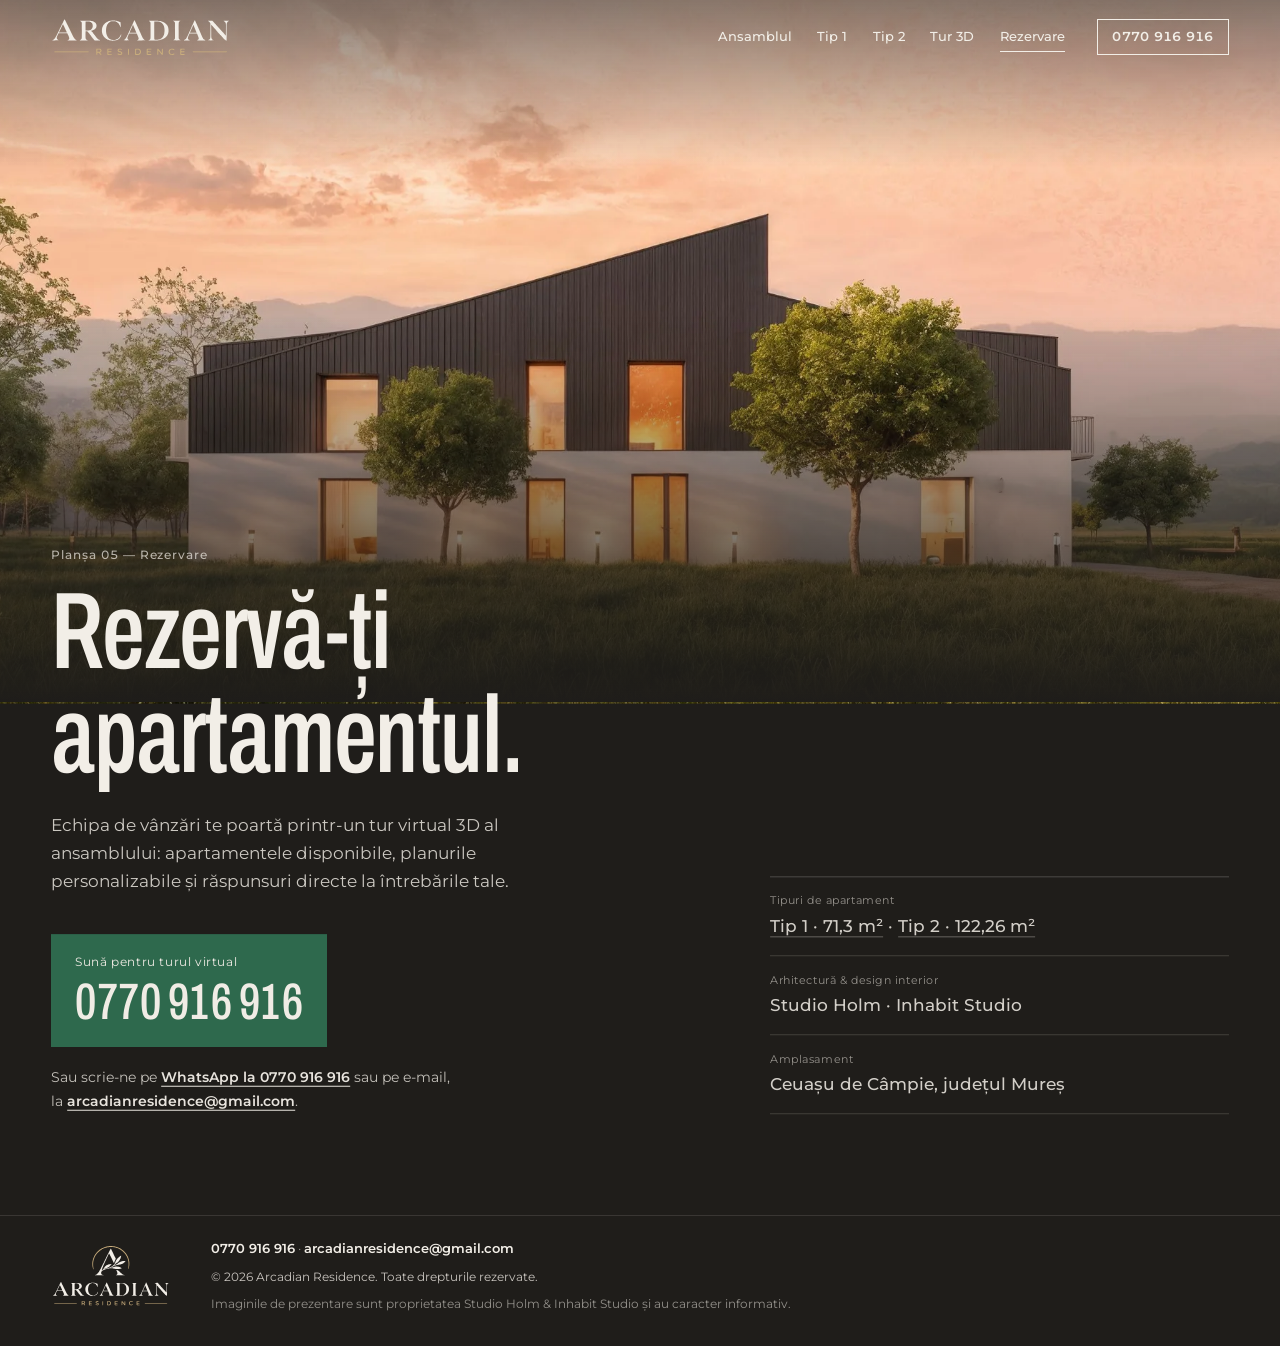
<file: contact.html>
<!doctype html>
<html lang="ro">
<head>
<meta charset="utf-8">
<meta name="viewport" content="width=device-width, initial-scale=1">
<title>Rezervare — Arcadian Residence</title>
<meta name="description" content="Rezervă-ți apartamentul în Arcadian Residence. Tur virtual 3D cu echipa de vânzări: 0770 916 916, arcadianresidence@gmail.com.">
<meta name="theme-color" content="#1f1d1a">
<link rel="icon" href="assets/img/brand/favicon.svg" type="image/svg+xml">
<link rel="apple-touch-icon" href="assets/img/brand/apple-touch-icon.png">
<link rel="canonical" href="https://elod3.github.io/sitehuni-/contact.html">
<meta property="og:type" content="website">
<meta property="og:locale" content="ro_RO">
<meta property="og:site_name" content="Arcadian Residence">
<meta property="og:title" content="Rezervare — Arcadian Residence">
<meta property="og:description" content="Rezervă-ți apartamentul în Arcadian Residence. Tur virtual 3D cu echipa de vânzări: 0770 916 916, arcadianresidence@gmail.com.">
<meta property="og:url" content="https://elod3.github.io/sitehuni-/contact.html">
<meta property="og:image" content="https://elod3.github.io/sitehuni-/assets/img/og.jpg">
<meta property="og:image:width" content="1200">
<meta property="og:image:height" content="630">
<meta property="og:image:alt" content="Logoul Arcadian Residence lângă fațada ansamblului la apus">
<meta name="twitter:card" content="summary_large_image">
<link rel="preload" href="assets/fonts/archivo-latin-standard-normal.woff2" as="font" type="font/woff2" crossorigin>
<link rel="preload" href="assets/fonts/montserrat-latin-wght-normal.woff2" as="font" type="font/woff2" crossorigin>
<link rel="preload" as="image" type="image/webp" imagesrcset="assets/img/ext-calcan-900.webp 900w, assets/img/ext-calcan-1800.webp 1800w, assets/img/ext-calcan-hd.webp 2048w" imagesizes="(max-aspect-ratio: 16/9) 140vh, 100vw" fetchpriority="high">
<script>
/* Starea de pornire, înainte de primul paint: animațiile doar fără „reduce motion”;
   cortina rămâne închisă când venim dintr-o tranziție; loaderul doar la prima vizită. */
(function () {
  var d = document.documentElement;
  if (matchMedia('(prefers-reduced-motion: reduce)').matches) return;
  d.classList.add('js-motion');
  var nav = null, seen = null;
  try { nav = sessionStorage.getItem('arc-nav'); seen = sessionStorage.getItem('arc-seen'); } catch (e) {}
  if (nav) d.classList.add('is-arriving');
  else {
    if (!seen) d.classList.add('is-loading');
    /* fără cortină, antetul paginilor interioare intră din CSS, fără să aștepte scripturile */
    d.classList.add('is-cold');
  }
})();
</script>
<link rel="stylesheet" href="assets/vendor/lenis.css">
<link rel="stylesheet" href="assets/css/site.css">
</head>
<body data-page="contact" data-bar="dark">

<div class="curtain" aria-hidden="true"><div class="curtain__strips"></div><p class="curtain__label"></p></div>

<header class="bar" id="bar">
  <a class="bar__mark" href="index.html" data-label="Arcadian Residence" aria-label="Arcadian Residence, prima pagină"><svg viewBox="0 0 1145 244" aria-hidden="true"><use href="assets/img/brand/logo-sprite.svg#wordmark"/></svg></a>
  <nav class="bar__nav" aria-label="Pagini">
        <a href="ansamblu.html" data-label="Ansamblul">Ansamblul</a>
        <a href="tip-1.html" data-label="Tip 1 · 71,3 m²">Tip 1</a>
        <a href="tip-2.html" data-label="Tip 2 · 122,26 m²">Tip 2</a>
        <a href="tur.html" class="only-desk" data-label="Tur 3D">Tur 3D</a>
        <a href="contact.html" aria-current="page" data-label="Rezervare">Rezervare</a>
  </nav>
  <a class="bar__tel" href="tel:+40770916916">0770 916 916</a>
  <button class="bar__menu" type="button" aria-expanded="false" aria-controls="menu">Meniu</button>
</header>

<div class="menu" id="menu" hidden>
  <ol class="menu__list">
        <li><a href="ansamblu.html" data-label="Ansamblul"><span></span>Ansamblul</a></li>
        <li><a href="tip-1.html" data-label="Tip 1 · 71,3 m²"><span></span>Tip 1 · 71,3 m²</a></li>
        <li><a href="tip-2.html" data-label="Tip 2 · 122,26 m²"><span></span>Tip 2 · 122,26 m²</a></li>
        <li class="only-desk"><a href="tur.html" data-label="Tur 3D"><span></span>Tur 3D</a></li>
        <li><a href="contact.html" aria-current="page" data-label="Rezervare"><span></span>Rezervare</a></li>
  </ol>
  <div class="menu__contact">
    <a class="menu__tel" href="tel:+40770916916"><span>Vânzări</span>0770 916 916</a>
    <a class="menu__wa" href="https://wa.me/40770916916" rel="noopener">Scrie pe WhatsApp</a>
    <a class="menu__wa" href="mailto:arcadianresidence@gmail.com">arcadianresidence@gmail.com</a>
  </div>
</div>

<main id="top">
  <section class="contact contact--page" id="rezervare">
    <figure class="contact__img">
      <img src="assets/img/ext-calcan-1800.webp" srcset="assets/img/ext-calcan-900.webp 900w, assets/img/ext-calcan-1800.webp 1800w, assets/img/ext-calcan-hd.webp 2048w" sizes="(max-aspect-ratio: 16/9) 140vh, 100vw" width="2048" height="1144" alt="Capătul ansamblului la apus, cu acoperișul în pantă îmbrăcat în tablă antracit și ferestrele luminate" fetchpriority="high">
    </figure>
    <div class="contact__body">
      <p class="sheet">Planșa 05 — Rezervare</p>
      <h1 class="contact__title">Rezervă-ți apartamentul.</h1>
      <p>Echipa de vânzări te poartă printr-un tur virtual 3D al ansamblului: apartamentele disponibile, planurile personalizabile și răspunsuri directe la întrebările tale.</p>
      <a class="call" href="tel:+40770916916">
        <span class="call__label">Sună pentru turul virtual</span>
        <span class="call__num">0770 916 916</span>
      </a>
      <p class="contact__alt">Sau scrie-ne pe <a href="https://wa.me/40770916916" rel="noopener">WhatsApp la 0770 916 916</a> sau pe e-mail, la <a href="mailto:arcadianresidence@gmail.com">arcadianresidence@gmail.com</a>.</p>
      <dl class="credits">
        <div><dt>Tipuri de apartament</dt><dd><a href="tip-1.html" data-label="Tip 1 · 71,3 m²">Tip 1 · 71,3 m²</a> · <a href="tip-2.html" data-label="Tip 2 · 122,26 m²">Tip 2 · 122,26 m²</a></dd></div>
        <div><dt>Arhitectură &amp; design interior</dt><dd>Studio Holm · Inhabit Studio</dd></div>
        <div><dt>Amplasament</dt><dd>Ceuașu de Câmpie, județul Mureș</dd></div>
      </dl>
    </div>
  </section>

</main>

<footer class="foot">
  <div class="foot__in">
    <a class="foot__mark" href="index.html" data-label="Arcadian Residence" aria-label="Arcadian Residence, prima pagină"><svg viewBox="0 0 1165 598" aria-hidden="true"><use href="assets/img/brand/logo-sprite.svg#lockup"/></svg></a>
    <p class="foot__contact"><a href="tel:+40770916916">0770 916 916</a> · <a href="mailto:arcadianresidence@gmail.com">arcadianresidence@gmail.com</a></p>
    <p class="foot__copy">© 2026 Arcadian Residence. Toate drepturile rezervate.</p>
    <p class="foot__credit">Imaginile de prezentare sunt proprietatea Studio Holm &amp; Inhabit Studio și au caracter informativ.</p>
  </div>
</footer>

<script src="assets/vendor/gsap.min.js" defer></script>
<script src="assets/vendor/ScrollTrigger.min.js" defer></script>
<script src="assets/vendor/lenis.min.js" defer></script>
<script src="assets/js/site.js" defer></script>
</body>
</html>
</file>
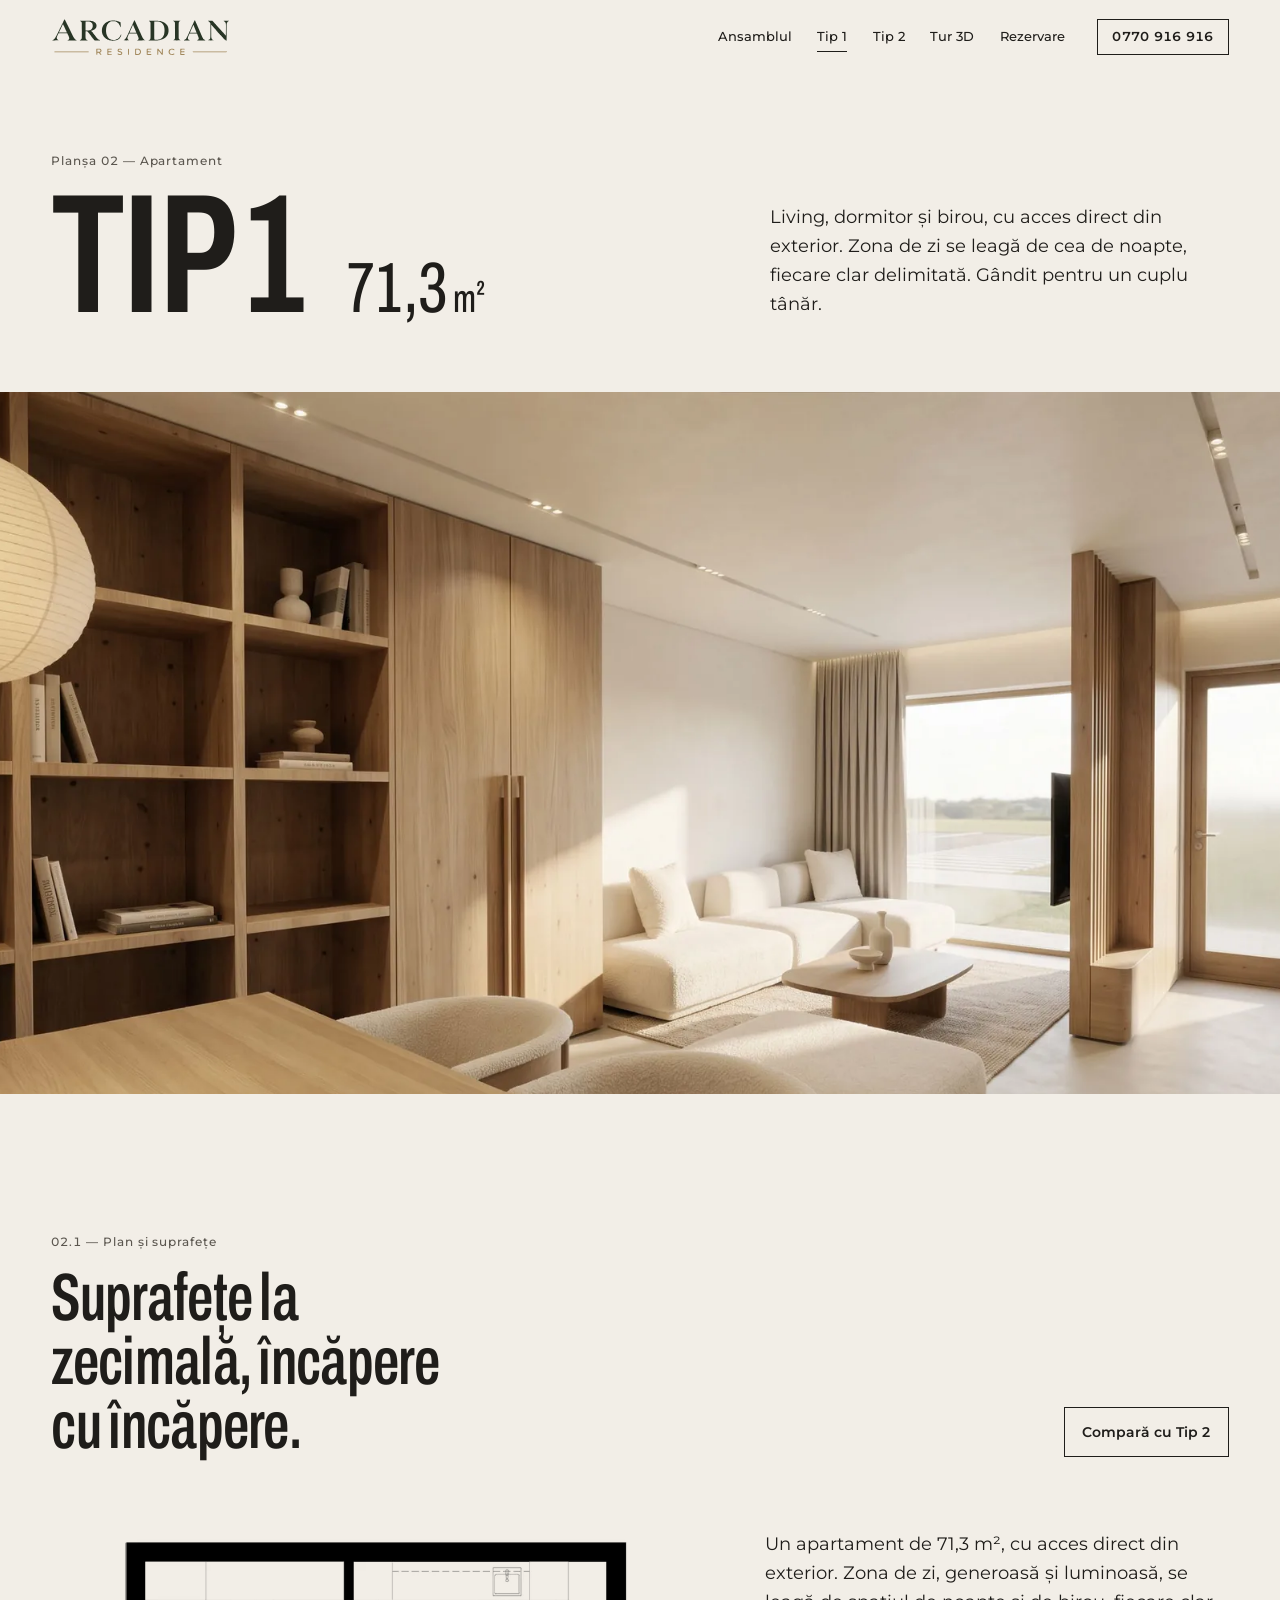
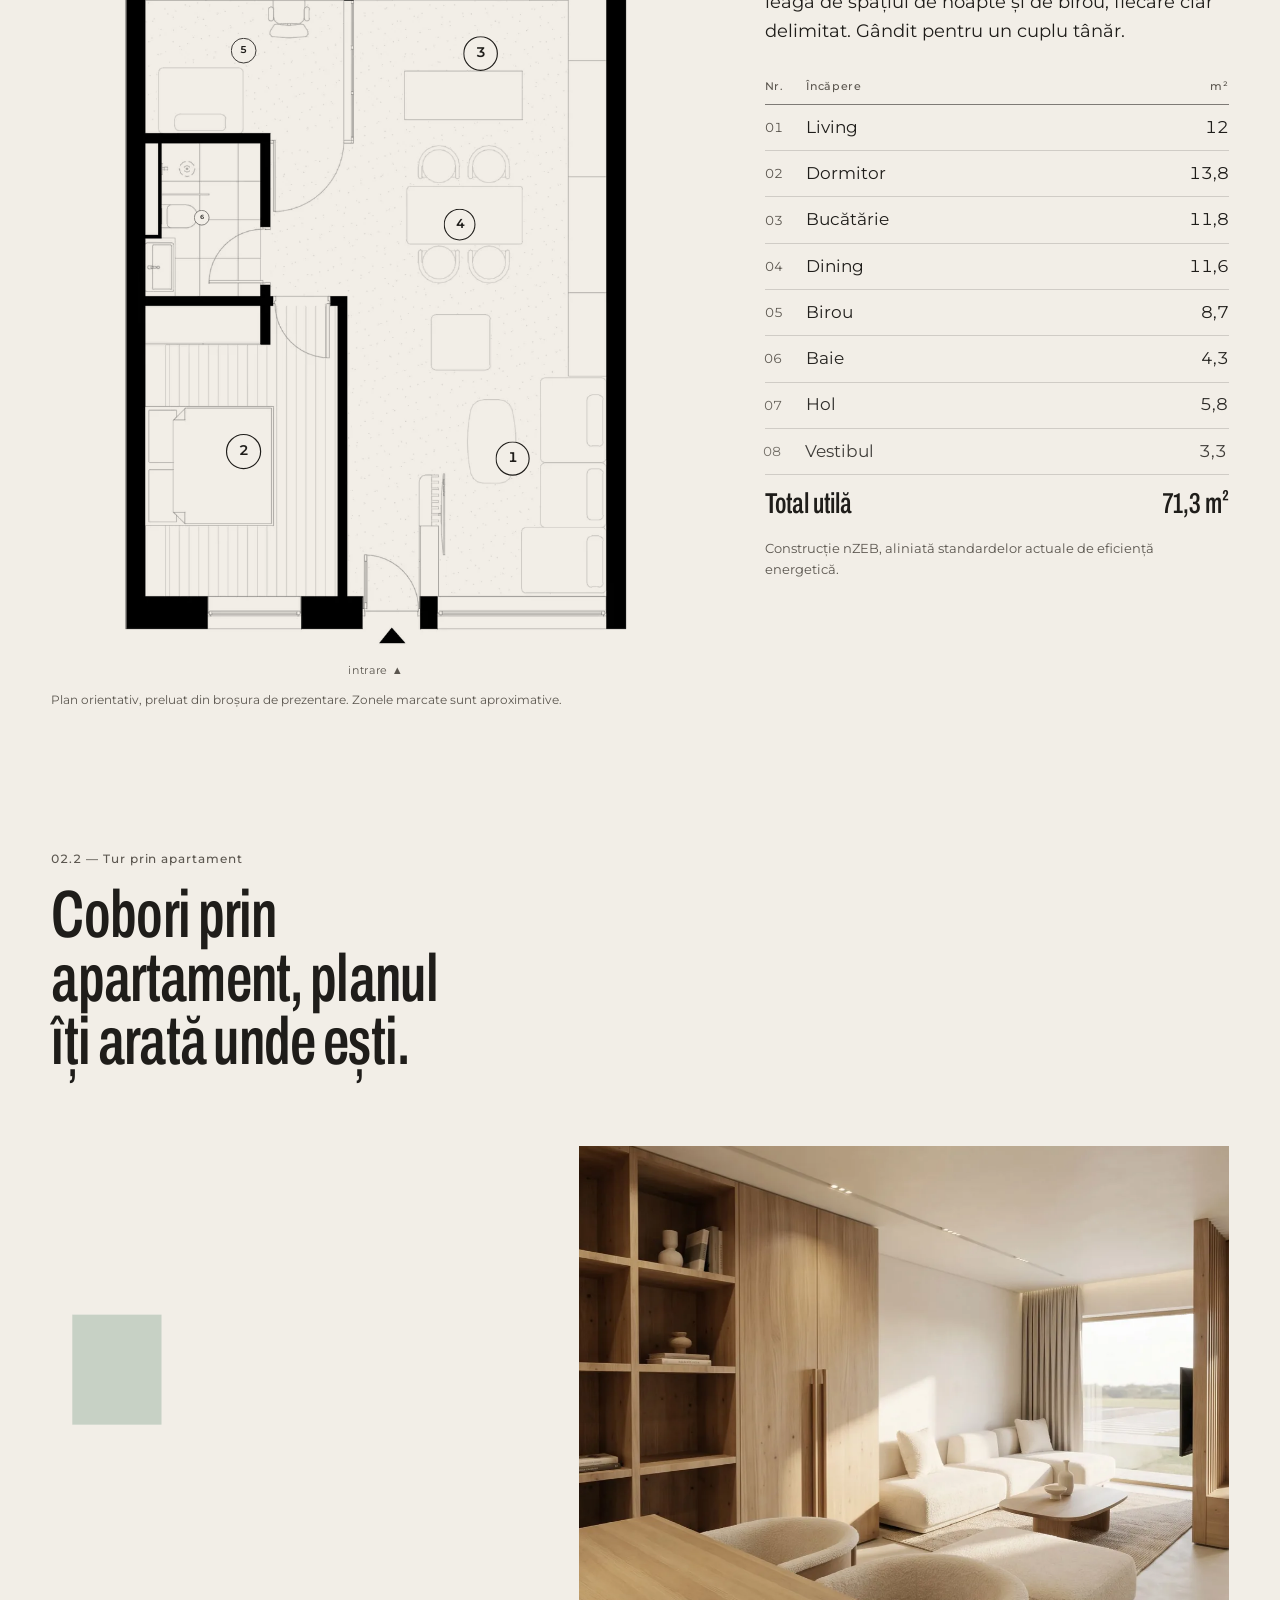
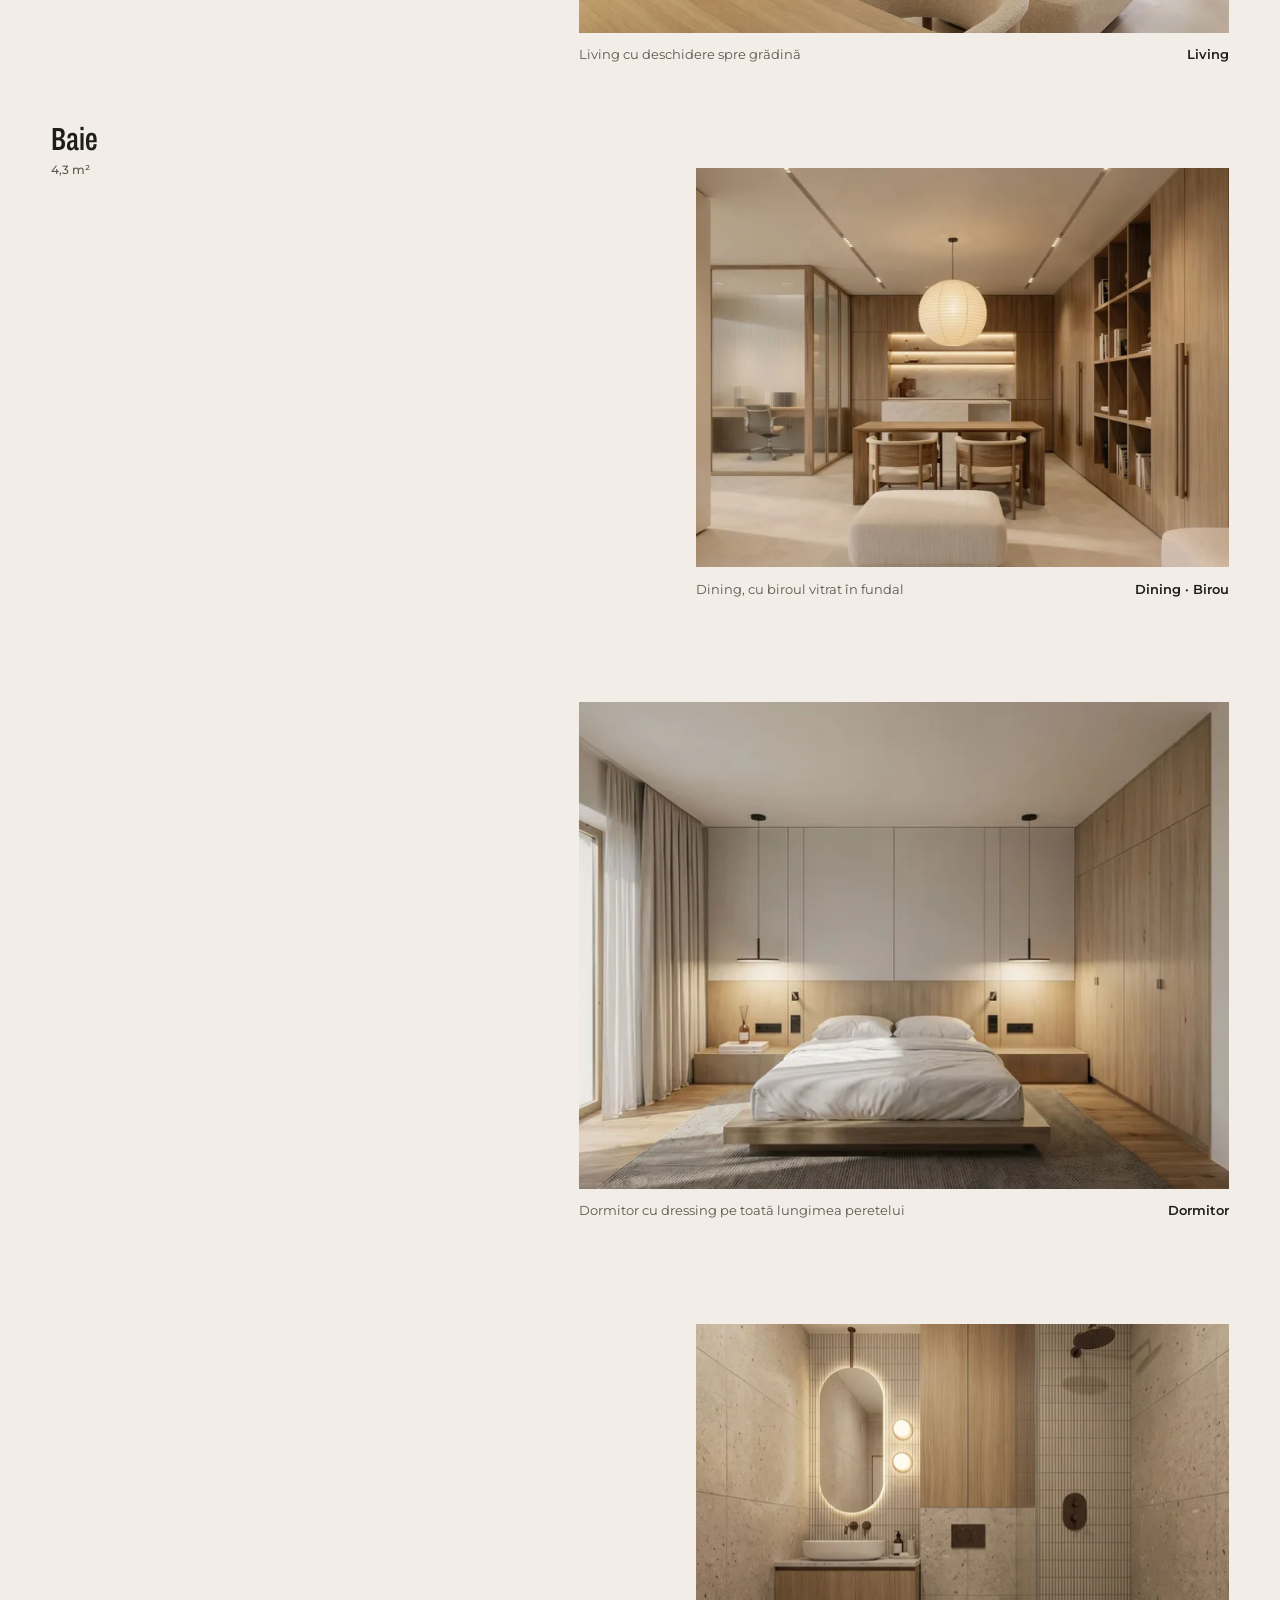
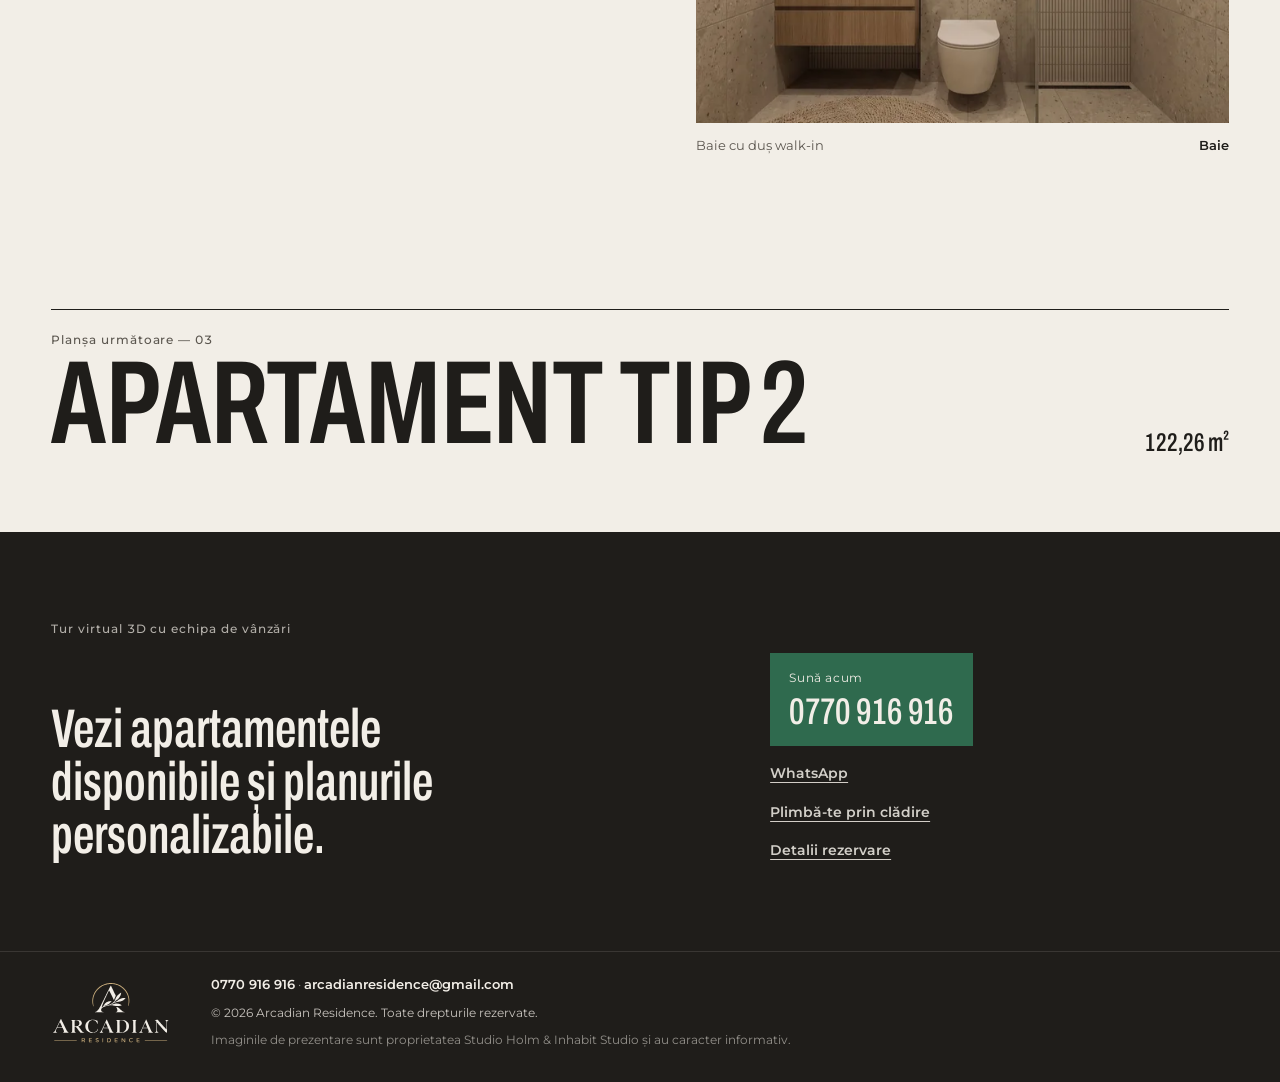
<file: tip-1.html>
<!doctype html>
<html lang="ro">
<head>
<meta charset="utf-8">
<meta name="viewport" content="width=device-width, initial-scale=1">
<title>Apartament Tip 1 · 71,3 m² — Arcadian Residence</title>
<meta name="description" content="Apartament de 71,3 m² cu living, dormitor, birou și acces direct din exterior. Plan interactiv cu suprafețele pe încăperi.">
<meta name="theme-color" content="#1f1d1a">
<link rel="icon" href="assets/img/brand/favicon.svg" type="image/svg+xml">
<link rel="apple-touch-icon" href="assets/img/brand/apple-touch-icon.png">
<link rel="canonical" href="https://elod3.github.io/sitehuni-/tip-1.html">
<meta property="og:type" content="website">
<meta property="og:locale" content="ro_RO">
<meta property="og:site_name" content="Arcadian Residence">
<meta property="og:title" content="Apartament Tip 1 · 71,3 m² — Arcadian Residence">
<meta property="og:description" content="Apartament de 71,3 m² cu living, dormitor, birou și acces direct din exterior. Plan interactiv cu suprafețele pe încăperi.">
<meta property="og:url" content="https://elod3.github.io/sitehuni-/tip-1.html">
<meta property="og:image" content="https://elod3.github.io/sitehuni-/assets/img/og.jpg">
<meta property="og:image:width" content="1200">
<meta property="og:image:height" content="630">
<meta property="og:image:alt" content="Logoul Arcadian Residence lângă fațada ansamblului la apus">
<meta name="twitter:card" content="summary_large_image">
<link rel="preload" href="assets/fonts/archivo-latin-standard-normal.woff2" as="font" type="font/woff2" crossorigin>
<link rel="preload" href="assets/fonts/montserrat-latin-wght-normal.woff2" as="font" type="font/woff2" crossorigin>
<link rel="preload" as="image" type="image/webp" imagesrcset="assets/img/t1-living-900.webp 900w, assets/img/t1-living-1800.webp 1800w, assets/img/t1-living-hd.webp 2563w" imagesizes="(max-width: 700px) 120vw, 100vw" fetchpriority="high">
<script>
/* Starea de pornire, înainte de primul paint: animațiile doar fără „reduce motion”;
   cortina rămâne închisă când venim dintr-o tranziție; loaderul doar la prima vizită. */
(function () {
  var d = document.documentElement;
  if (matchMedia('(prefers-reduced-motion: reduce)').matches) return;
  d.classList.add('js-motion');
  var nav = null, seen = null;
  try { nav = sessionStorage.getItem('arc-nav'); seen = sessionStorage.getItem('arc-seen'); } catch (e) {}
  if (nav) d.classList.add('is-arriving');
  else {
    if (!seen) d.classList.add('is-loading');
    /* fără cortină, antetul paginilor interioare intră din CSS, fără să aștepte scripturile */
    d.classList.add('is-cold');
  }
})();
</script>
<link rel="stylesheet" href="assets/vendor/lenis.css">
<link rel="stylesheet" href="assets/css/site.css">
</head>
<body data-page="apt" data-bar="light" data-type="t1">

<div class="curtain" aria-hidden="true"><div class="curtain__strips"></div><p class="curtain__label"></p></div>

<header class="bar" id="bar">
  <a class="bar__mark" href="index.html" data-label="Arcadian Residence" aria-label="Arcadian Residence, prima pagină"><svg viewBox="0 0 1145 244" aria-hidden="true"><use href="assets/img/brand/logo-sprite.svg#wordmark"/></svg></a>
  <nav class="bar__nav" aria-label="Pagini">
        <a href="ansamblu.html" data-label="Ansamblul">Ansamblul</a>
        <a href="tip-1.html" aria-current="page" data-label="Tip 1 · 71,3 m²">Tip 1</a>
        <a href="tip-2.html" data-label="Tip 2 · 122,26 m²">Tip 2</a>
        <a href="tur.html" class="only-desk" data-label="Tur 3D">Tur 3D</a>
        <a href="contact.html" data-label="Rezervare">Rezervare</a>
  </nav>
  <a class="bar__tel" href="tel:+40770916916">0770 916 916</a>
  <button class="bar__menu" type="button" aria-expanded="false" aria-controls="menu">Meniu</button>
</header>

<div class="menu" id="menu" hidden>
  <ol class="menu__list">
        <li><a href="ansamblu.html" data-label="Ansamblul"><span></span>Ansamblul</a></li>
        <li><a href="tip-1.html" aria-current="page" data-label="Tip 1 · 71,3 m²"><span></span>Tip 1 · 71,3 m²</a></li>
        <li><a href="tip-2.html" data-label="Tip 2 · 122,26 m²"><span></span>Tip 2 · 122,26 m²</a></li>
        <li class="only-desk"><a href="tur.html" data-label="Tur 3D"><span></span>Tur 3D</a></li>
        <li><a href="contact.html" data-label="Rezervare"><span></span>Rezervare</a></li>
  </ol>
  <div class="menu__contact">
    <a class="menu__tel" href="tel:+40770916916"><span>Vânzări</span>0770 916 916</a>
    <a class="menu__wa" href="https://wa.me/40770916916" rel="noopener">Scrie pe WhatsApp</a>
    <a class="menu__wa" href="mailto:arcadianresidence@gmail.com">arcadianresidence@gmail.com</a>
  </div>
</div>

<main id="top">
  <header class="phead phead--apt">
    <div class="phead__text">
      <p class="sheet">Planșa 02 — Apartament</p>
      <h1 class="phead__title">Tip 1<span class="phead__m2">71,3<small>m²</small></span></h1>
    </div>
    <p class="phead__lede">Living, dormitor și birou, cu acces direct din exterior. Zona de zi se leagă de cea de noapte, fiecare clar delimitată. Gândit pentru un cuplu tânăr.</p>
    <figure class="phead__img">
      <img src="assets/img/t1-living-1800.webp" srcset="assets/img/t1-living-900.webp 900w, assets/img/t1-living-1800.webp 1800w, assets/img/t1-living-hd.webp 2563w" sizes="(max-width: 700px) 120vw, 100vw" width="2563" height="1470" alt="Living cu deschidere spre grădină: canapea joasă, bibliotecă din stejar, ușă-fereastră spre exterior" fetchpriority="high">
    </figure>
  </header>

  <section class="sec apt" id="plan-sec">
    <header class="sec__head apt__head">
      <div>
        <p class="sheet">02.1 — Plan și suprafețe</p>
        <h2>Suprafețe la zecimală, încăpere cu încăpere.</h2>
      </div>
      <a class="apt__switch" href="tip-2.html" data-label="Tip 2">Compară cu Tip 2</a>
    </header>

    <div class="apt__panel">
      <figure class="plan">
        <div class="plan__stage" id="plan-stage">
          <img id="plan-img" src="assets/img/plan-t1.webp" srcset="assets/img/plan-t1-400.webp 400w, assets/img/plan-t1-800.webp 800w, assets/img/plan-t1.webp 1298w" sizes="(max-width: 900px) 100vw, 50vw" loading="lazy" decoding="async" width="1298" height="1804" alt="Plan apartament tip 1, 71,3 m²">
          <svg class="plan__zones" id="plan-zones" viewBox="0 0 100 100" preserveAspectRatio="none" aria-hidden="true"></svg>
          <div class="plan__marks" id="plan-marks"></div>
          <span class="plan__north" aria-hidden="true">intrare ▲</span>
        </div>
        <figcaption>Plan orientativ, preluat din broșura de prezentare. Zonele marcate sunt aproximative.</figcaption>
      </figure>

      <div class="apt__side">
        <p class="apt__desc" id="apt-desc"></p>
        <table class="rooms">
          <caption class="visually-hidden">Suprafețe utile pe încăperi</caption>
          <thead><tr><th scope="col">Nr.</th><th scope="col">Încăpere</th><th scope="col" class="num">m²</th></tr></thead>
          <tbody id="rooms-body"></tbody>
          <tfoot><tr><th scope="row" colspan="2">Total utilă</th><td class="num" id="rooms-total"></td></tr></tfoot>
        </table>
        <p class="apt__extra" id="apt-extra"></p>
      </div>
    </div>
  </section>

  <!-- 02.2 · Tur: planul rămâne pe loc, fiecare fotografie aprinde încăperea în care a fost făcută -->
  <section class="sec tour" aria-labelledby="tour-title">
    <header class="sec__head">
      <p class="sheet">02.2 — Tur prin apartament</p>
      <h2 id="tour-title">Cobori prin apartament, planul îți arată unde ești.</h2>
    </header>
    <div class="tour__grid">
      <div class="tour__map" aria-hidden="true">
        <div class="tour__stage" id="tour-stage">
          <img src="assets/img/plan-t1.webp" srcset="assets/img/plan-t1-400.webp 400w, assets/img/plan-t1-800.webp 800w, assets/img/plan-t1.webp 1298w" sizes="(max-width: 900px) 7.5rem, 30vw" loading="lazy" decoding="async" width="1298" height="1804" alt="">
          <svg class="plan__zones" id="tour-zones" viewBox="0 0 100 100" preserveAspectRatio="none"></svg>
        </div>
        <p class="tour__where" id="tour-where"></p>
      </div>
      <div class="tour__photos" id="tour-photos"></div>
    </div>
  </section>

  <nav class="next" aria-label="Planșa următoare">
    <a href="tip-2.html" data-label="Tip 2 · 122,26 m²"><span class="sheet">Planșa următoare — 03</span><span class="next__title">Apartament Tip 2</span><span class="next__meta">122,26 m²</span></a>
  </nav>

</main>
<aside class="cta" aria-label="Rezervare">
  <div class="cta__in">
    <p class="sheet">Tur virtual 3D cu echipa de vânzări</p>
    <p class="cta__title">Vezi apartamentele disponibile și planurile personalizabile.</p>
    <div class="cta__actions">
      <a class="call call--small" href="tel:+40770916916"><span class="call__label">Sună acum</span><span class="call__num">0770 916 916</span></a>
      <a class="cta__link" href="https://wa.me/40770916916" rel="noopener">WhatsApp</a>
      <a class="cta__link only-desk" href="tur.html" data-label="Tur 3D">Plimbă-te prin clădire</a>
      <a class="cta__link" href="contact.html" data-label="Rezervare">Detalii rezervare</a>
    </div>
  </div>
</aside>

<footer class="foot">
  <div class="foot__in">
    <a class="foot__mark" href="index.html" data-label="Arcadian Residence" aria-label="Arcadian Residence, prima pagină"><svg viewBox="0 0 1165 598" aria-hidden="true"><use href="assets/img/brand/logo-sprite.svg#lockup"/></svg></a>
    <p class="foot__contact"><a href="tel:+40770916916">0770 916 916</a> · <a href="mailto:arcadianresidence@gmail.com">arcadianresidence@gmail.com</a></p>
    <p class="foot__copy">© 2026 Arcadian Residence. Toate drepturile rezervate.</p>
    <p class="foot__credit">Imaginile de prezentare sunt proprietatea Studio Holm &amp; Inhabit Studio și au caracter informativ.</p>
  </div>
</footer>

<script src="assets/vendor/gsap.min.js" defer></script>
<script src="assets/vendor/ScrollTrigger.min.js" defer></script>
<script src="assets/vendor/lenis.min.js" defer></script>
<script src="assets/js/site.js" defer></script>
</body>
</html>
</file>
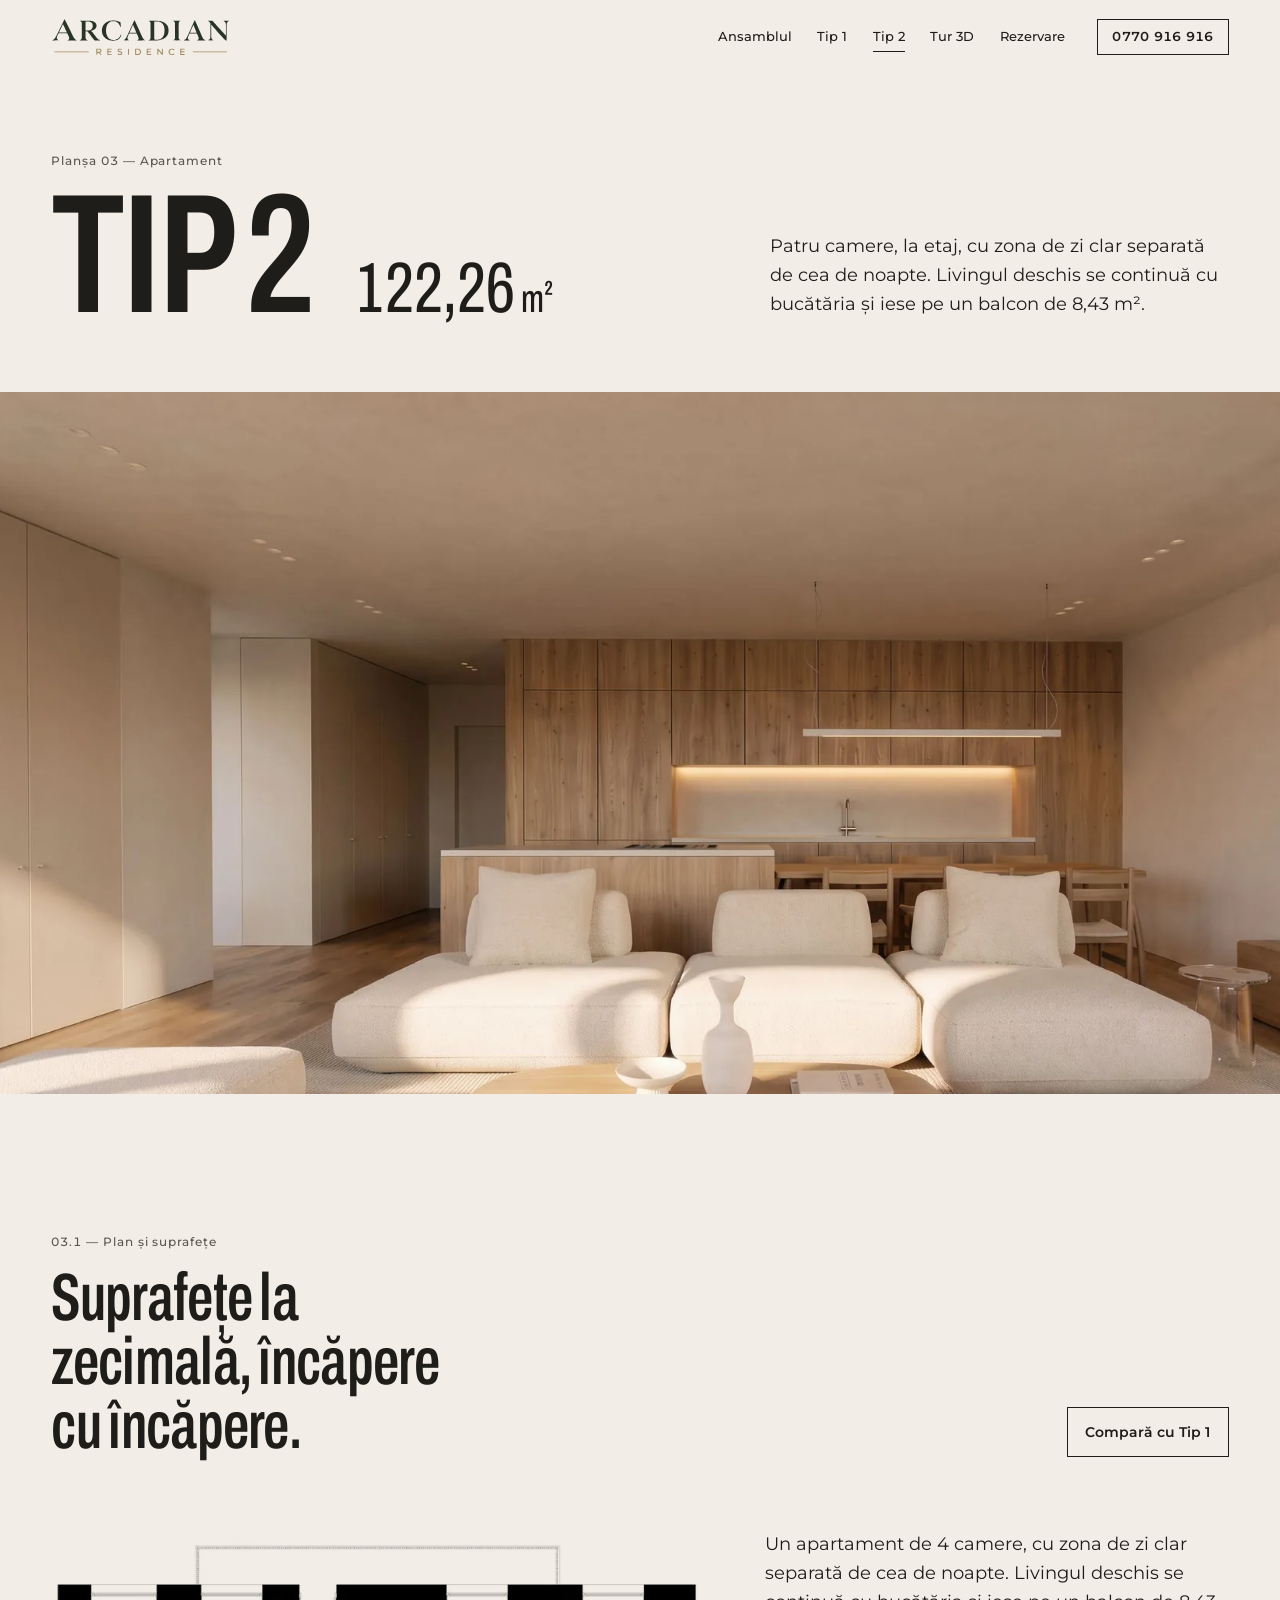
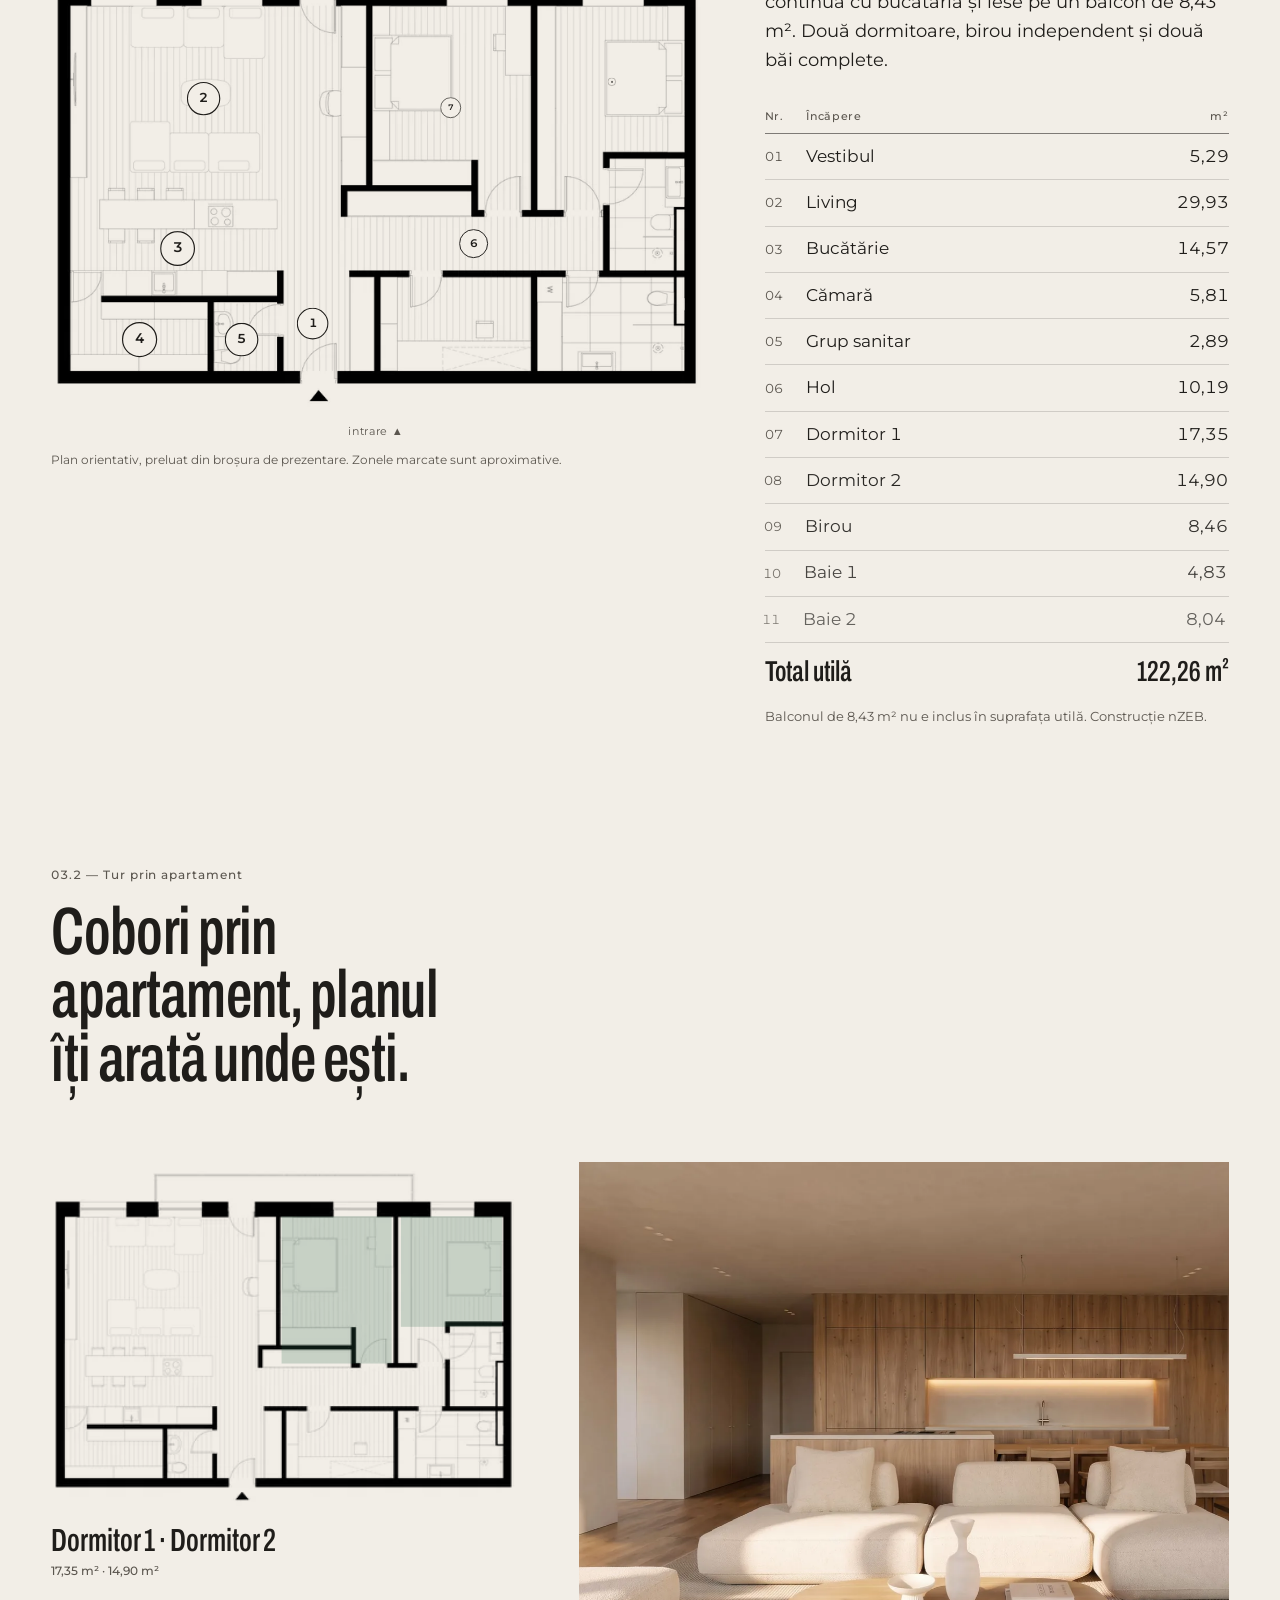
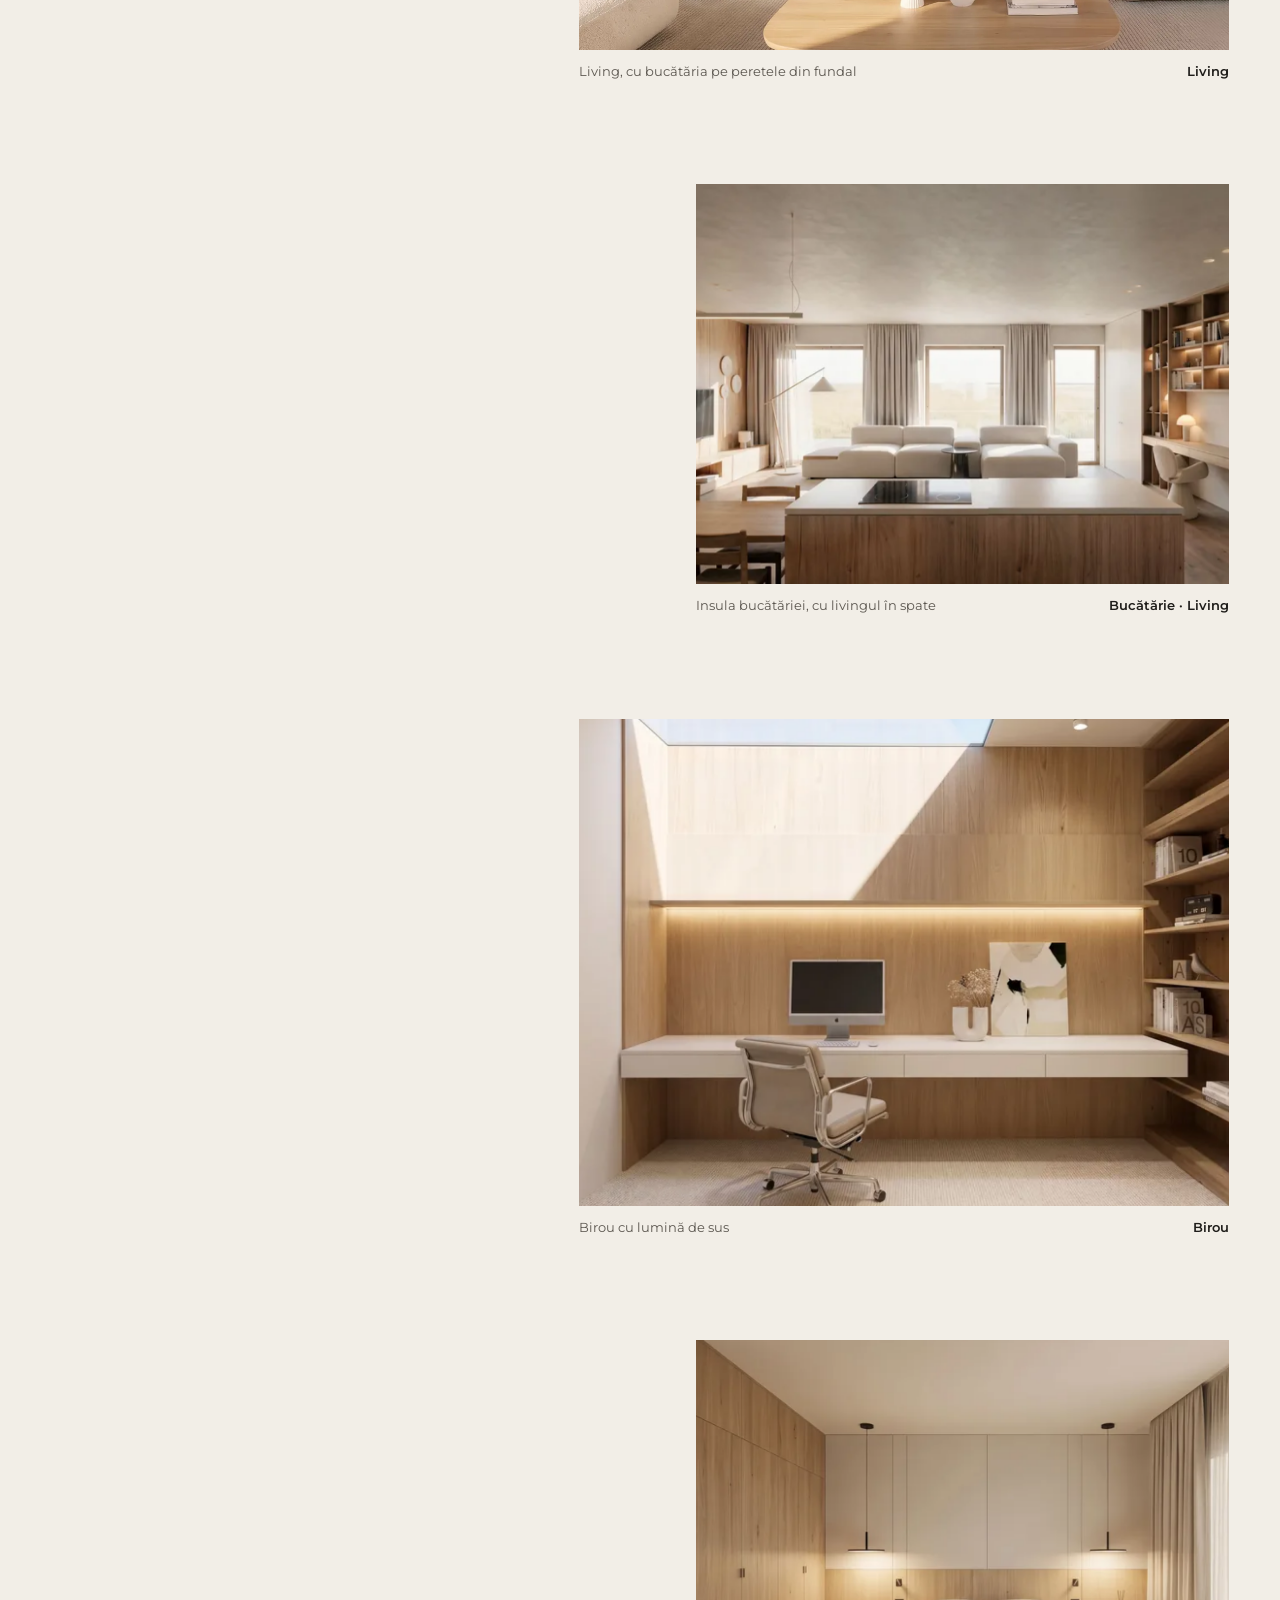
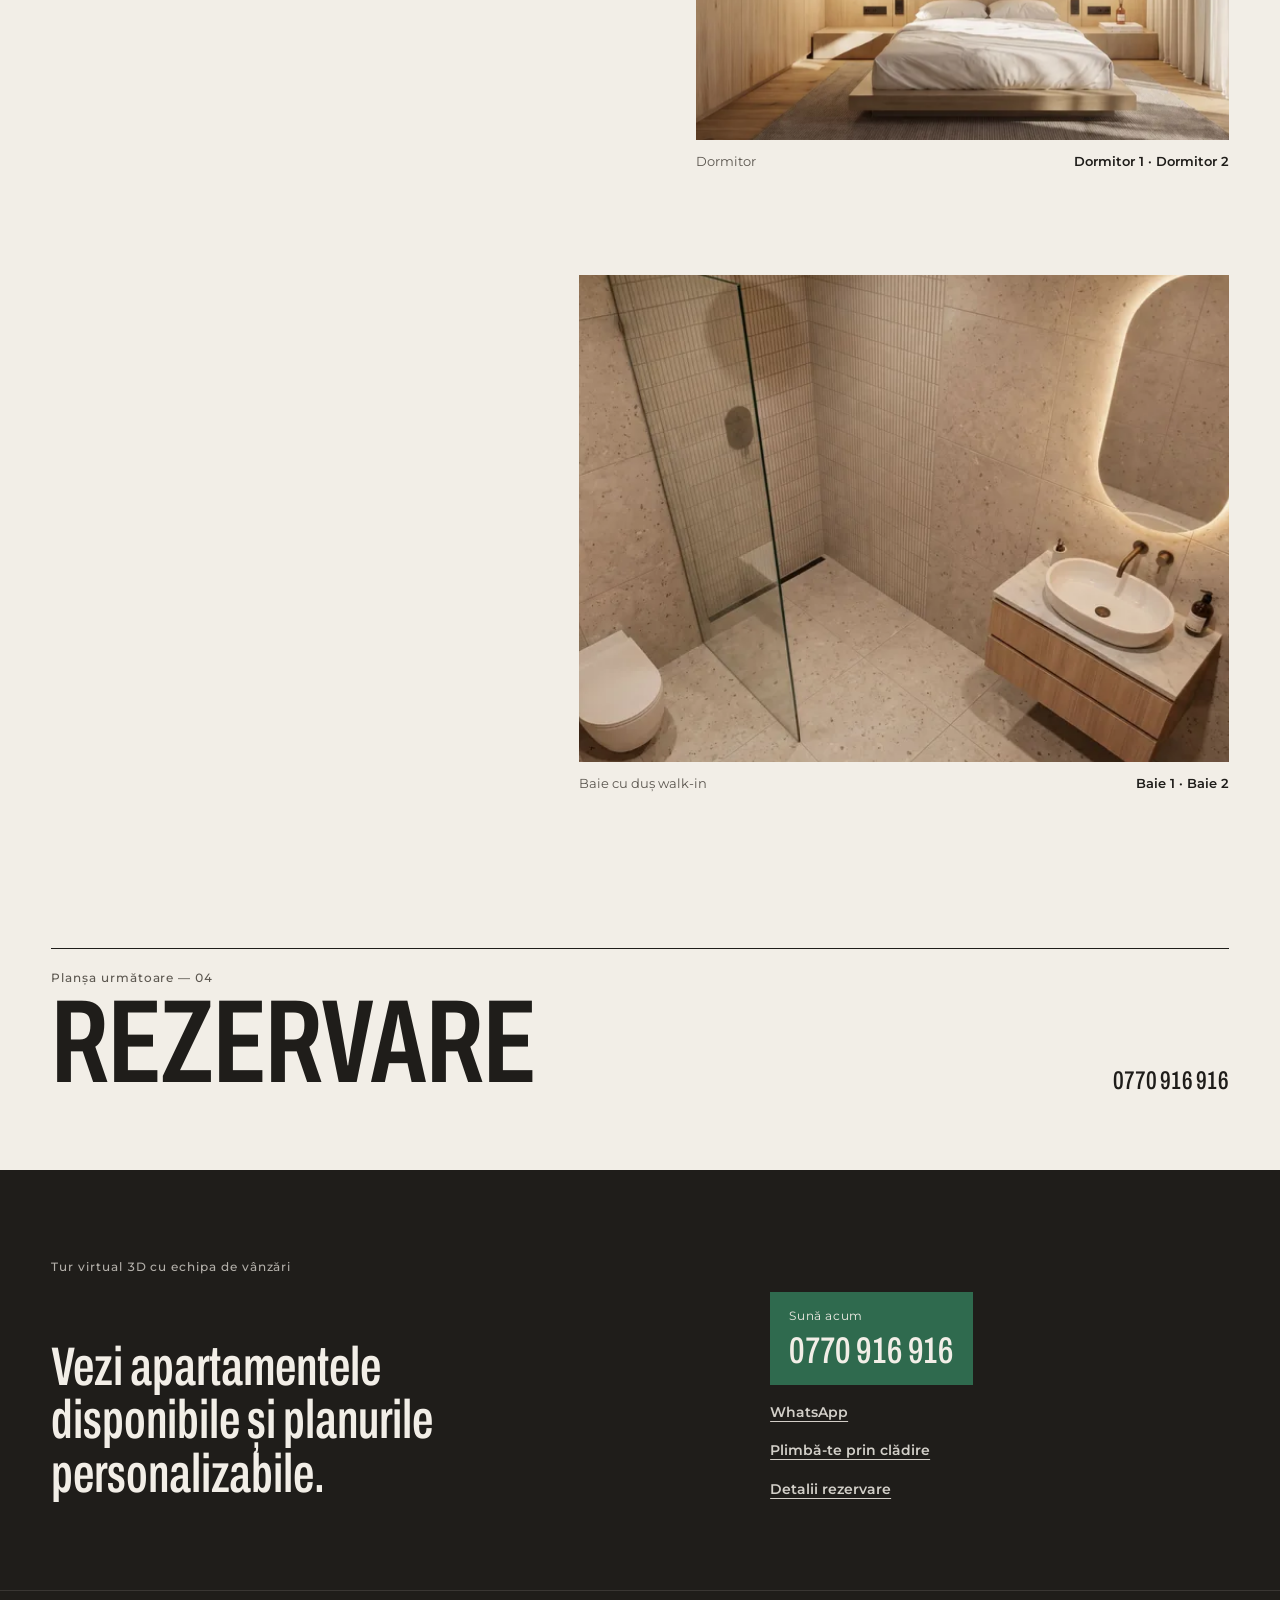
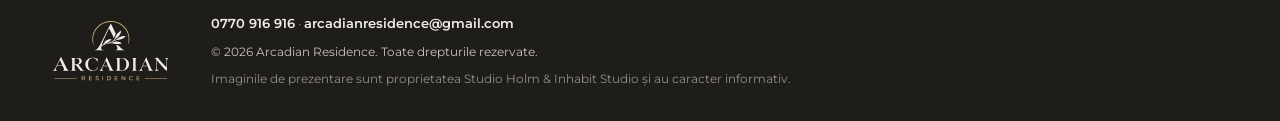
<file: tip-2.html>
<!doctype html>
<html lang="ro">
<head>
<meta charset="utf-8">
<meta name="viewport" content="width=device-width, initial-scale=1">
<title>Apartament Tip 2 · 122,26 m² — Arcadian Residence</title>
<meta name="description" content="Apartament de 4 camere, 122,26 m², balcon de 8,43 m², două dormitoare, birou și două băi. Plan interactiv cu suprafețele pe încăperi.">
<meta name="theme-color" content="#1f1d1a">
<link rel="icon" href="assets/img/brand/favicon.svg" type="image/svg+xml">
<link rel="apple-touch-icon" href="assets/img/brand/apple-touch-icon.png">
<link rel="canonical" href="https://elod3.github.io/sitehuni-/tip-2.html">
<meta property="og:type" content="website">
<meta property="og:locale" content="ro_RO">
<meta property="og:site_name" content="Arcadian Residence">
<meta property="og:title" content="Apartament Tip 2 · 122,26 m² — Arcadian Residence">
<meta property="og:description" content="Apartament de 4 camere, 122,26 m², balcon de 8,43 m², două dormitoare, birou și două băi. Plan interactiv cu suprafețele pe încăperi.">
<meta property="og:url" content="https://elod3.github.io/sitehuni-/tip-2.html">
<meta property="og:image" content="https://elod3.github.io/sitehuni-/assets/img/og.jpg">
<meta property="og:image:width" content="1200">
<meta property="og:image:height" content="630">
<meta property="og:image:alt" content="Logoul Arcadian Residence lângă fațada ansamblului la apus">
<meta name="twitter:card" content="summary_large_image">
<link rel="preload" href="assets/fonts/archivo-latin-standard-normal.woff2" as="font" type="font/woff2" crossorigin>
<link rel="preload" href="assets/fonts/montserrat-latin-wght-normal.woff2" as="font" type="font/woff2" crossorigin>
<link rel="preload" as="image" type="image/webp" imagesrcset="assets/img/t2-living-900.webp 900w, assets/img/t2-living-1800.webp 1800w, assets/img/t2-living-hd.webp 2624w" imagesizes="(max-width: 700px) 120vw, 100vw" fetchpriority="high">
<script>
/* Starea de pornire, înainte de primul paint: animațiile doar fără „reduce motion”;
   cortina rămâne închisă când venim dintr-o tranziție; loaderul doar la prima vizită. */
(function () {
  var d = document.documentElement;
  if (matchMedia('(prefers-reduced-motion: reduce)').matches) return;
  d.classList.add('js-motion');
  var nav = null, seen = null;
  try { nav = sessionStorage.getItem('arc-nav'); seen = sessionStorage.getItem('arc-seen'); } catch (e) {}
  if (nav) d.classList.add('is-arriving');
  else {
    if (!seen) d.classList.add('is-loading');
    /* fără cortină, antetul paginilor interioare intră din CSS, fără să aștepte scripturile */
    d.classList.add('is-cold');
  }
})();
</script>
<link rel="stylesheet" href="assets/vendor/lenis.css">
<link rel="stylesheet" href="assets/css/site.css">
</head>
<body data-page="apt" data-bar="light" data-type="t2">

<div class="curtain" aria-hidden="true"><div class="curtain__strips"></div><p class="curtain__label"></p></div>

<header class="bar" id="bar">
  <a class="bar__mark" href="index.html" data-label="Arcadian Residence" aria-label="Arcadian Residence, prima pagină"><svg viewBox="0 0 1145 244" aria-hidden="true"><use href="assets/img/brand/logo-sprite.svg#wordmark"/></svg></a>
  <nav class="bar__nav" aria-label="Pagini">
        <a href="ansamblu.html" data-label="Ansamblul">Ansamblul</a>
        <a href="tip-1.html" data-label="Tip 1 · 71,3 m²">Tip 1</a>
        <a href="tip-2.html" aria-current="page" data-label="Tip 2 · 122,26 m²">Tip 2</a>
        <a href="tur.html" class="only-desk" data-label="Tur 3D">Tur 3D</a>
        <a href="contact.html" data-label="Rezervare">Rezervare</a>
  </nav>
  <a class="bar__tel" href="tel:+40770916916">0770 916 916</a>
  <button class="bar__menu" type="button" aria-expanded="false" aria-controls="menu">Meniu</button>
</header>

<div class="menu" id="menu" hidden>
  <ol class="menu__list">
        <li><a href="ansamblu.html" data-label="Ansamblul"><span></span>Ansamblul</a></li>
        <li><a href="tip-1.html" data-label="Tip 1 · 71,3 m²"><span></span>Tip 1 · 71,3 m²</a></li>
        <li><a href="tip-2.html" aria-current="page" data-label="Tip 2 · 122,26 m²"><span></span>Tip 2 · 122,26 m²</a></li>
        <li class="only-desk"><a href="tur.html" data-label="Tur 3D"><span></span>Tur 3D</a></li>
        <li><a href="contact.html" data-label="Rezervare"><span></span>Rezervare</a></li>
  </ol>
  <div class="menu__contact">
    <a class="menu__tel" href="tel:+40770916916"><span>Vânzări</span>0770 916 916</a>
    <a class="menu__wa" href="https://wa.me/40770916916" rel="noopener">Scrie pe WhatsApp</a>
    <a class="menu__wa" href="mailto:arcadianresidence@gmail.com">arcadianresidence@gmail.com</a>
  </div>
</div>

<main id="top">
  <header class="phead phead--apt">
    <div class="phead__text">
      <p class="sheet">Planșa 03 — Apartament</p>
      <h1 class="phead__title">Tip 2<span class="phead__m2">122,26<small>m²</small></span></h1>
    </div>
    <p class="phead__lede">Patru camere, la etaj, cu zona de zi clar separată de cea de noapte. Livingul deschis se continuă cu bucătăria și iese pe un balcon de 8,43 m².</p>
    <figure class="phead__img">
      <img src="assets/img/t2-living-1800.webp" srcset="assets/img/t2-living-900.webp 900w, assets/img/t2-living-1800.webp 1800w, assets/img/t2-living-hd.webp 2624w" sizes="(max-width: 700px) 120vw, 100vw" width="2624" height="1553" alt="Living deschis cu canapea modulară albă și bucătăria îmbrăcată în stejar pe peretele din fundal" fetchpriority="high">
    </figure>
  </header>

  <section class="sec apt" id="plan-sec">
    <header class="sec__head apt__head">
      <div>
        <p class="sheet">03.1 — Plan și suprafețe</p>
        <h2>Suprafețe la zecimală, încăpere cu încăpere.</h2>
      </div>
      <a class="apt__switch" href="tip-1.html" data-label="Tip 1">Compară cu Tip 1</a>
    </header>

    <div class="apt__panel">
      <figure class="plan">
        <div class="plan__stage" id="plan-stage">
          <img id="plan-img" src="assets/img/plan-t2.webp" srcset="assets/img/plan-t2-400.webp 400w, assets/img/plan-t2-800.webp 800w, assets/img/plan-t2.webp 2290w" sizes="(max-width: 900px) 100vw, 50vw" loading="lazy" decoding="async" width="2290" height="1695" alt="Plan apartament tip 2, 122,26 m²">
          <svg class="plan__zones" id="plan-zones" viewBox="0 0 100 100" preserveAspectRatio="none" aria-hidden="true"></svg>
          <div class="plan__marks" id="plan-marks"></div>
          <span class="plan__north" aria-hidden="true">intrare ▲</span>
        </div>
        <figcaption>Plan orientativ, preluat din broșura de prezentare. Zonele marcate sunt aproximative.</figcaption>
      </figure>

      <div class="apt__side">
        <p class="apt__desc" id="apt-desc"></p>
        <table class="rooms">
          <caption class="visually-hidden">Suprafețe utile pe încăperi</caption>
          <thead><tr><th scope="col">Nr.</th><th scope="col">Încăpere</th><th scope="col" class="num">m²</th></tr></thead>
          <tbody id="rooms-body"></tbody>
          <tfoot><tr><th scope="row" colspan="2">Total utilă</th><td class="num" id="rooms-total"></td></tr></tfoot>
        </table>
        <p class="apt__extra" id="apt-extra"></p>
      </div>
    </div>
  </section>

  <!-- 03.2 · Tur: planul rămâne pe loc, fiecare fotografie aprinde încăperea în care a fost făcută -->
  <section class="sec tour" aria-labelledby="tour-title">
    <header class="sec__head">
      <p class="sheet">03.2 — Tur prin apartament</p>
      <h2 id="tour-title">Cobori prin apartament, planul îți arată unde ești.</h2>
    </header>
    <div class="tour__grid">
      <div class="tour__map" aria-hidden="true">
        <div class="tour__stage" id="tour-stage">
          <img src="assets/img/plan-t2.webp" srcset="assets/img/plan-t2-400.webp 400w, assets/img/plan-t2-800.webp 800w, assets/img/plan-t2.webp 2290w" sizes="(max-width: 900px) 7.5rem, 30vw" loading="lazy" decoding="async" width="2290" height="1695" alt="">
          <svg class="plan__zones" id="tour-zones" viewBox="0 0 100 100" preserveAspectRatio="none"></svg>
        </div>
        <p class="tour__where" id="tour-where"></p>
      </div>
      <div class="tour__photos" id="tour-photos"></div>
    </div>
  </section>

  <nav class="next" aria-label="Planșa următoare">
    <a href="contact.html" data-label="Rezervare"><span class="sheet">Planșa următoare — 04</span><span class="next__title">Rezervare</span><span class="next__meta">0770 916 916</span></a>
  </nav>

</main>
<aside class="cta" aria-label="Rezervare">
  <div class="cta__in">
    <p class="sheet">Tur virtual 3D cu echipa de vânzări</p>
    <p class="cta__title">Vezi apartamentele disponibile și planurile personalizabile.</p>
    <div class="cta__actions">
      <a class="call call--small" href="tel:+40770916916"><span class="call__label">Sună acum</span><span class="call__num">0770 916 916</span></a>
      <a class="cta__link" href="https://wa.me/40770916916" rel="noopener">WhatsApp</a>
      <a class="cta__link only-desk" href="tur.html" data-label="Tur 3D">Plimbă-te prin clădire</a>
      <a class="cta__link" href="contact.html" data-label="Rezervare">Detalii rezervare</a>
    </div>
  </div>
</aside>

<footer class="foot">
  <div class="foot__in">
    <a class="foot__mark" href="index.html" data-label="Arcadian Residence" aria-label="Arcadian Residence, prima pagină"><svg viewBox="0 0 1165 598" aria-hidden="true"><use href="assets/img/brand/logo-sprite.svg#lockup"/></svg></a>
    <p class="foot__contact"><a href="tel:+40770916916">0770 916 916</a> · <a href="mailto:arcadianresidence@gmail.com">arcadianresidence@gmail.com</a></p>
    <p class="foot__copy">© 2026 Arcadian Residence. Toate drepturile rezervate.</p>
    <p class="foot__credit">Imaginile de prezentare sunt proprietatea Studio Holm &amp; Inhabit Studio și au caracter informativ.</p>
  </div>
</footer>

<script src="assets/vendor/gsap.min.js" defer></script>
<script src="assets/vendor/ScrollTrigger.min.js" defer></script>
<script src="assets/vendor/lenis.min.js" defer></script>
<script src="assets/js/site.js" defer></script>
</body>
</html>
</file>
<file: assets/vendor/lenis.css>
html.lenis,
html.lenis body {
  height: auto;
}

.lenis:not(.lenis-autoToggle).lenis-stopped {
  overflow: clip;
}

.lenis [data-lenis-prevent],
.lenis [data-lenis-prevent-wheel],
.lenis [data-lenis-prevent-touch],
.lenis [data-lenis-prevent-vertical],
.lenis [data-lenis-prevent-horizontal] {
  overscroll-behavior: contain;
}

.lenis.lenis-smooth iframe {
  pointer-events: none;
}

.lenis.lenis-autoToggle {
  transition-property: overflow;
  transition-duration: 1ms;
  transition-behavior: allow-discrete;
}
</file>
<file: assets/css/site.css>
/* Arcadian Residence
   Paleta vine din materialele clădirii: tencuiala albă a parterului, tabla fălțuită antracit
   a etajului, stejarul și terrazzo-ul din interioare. Verdele e cel al broșurii tipărite și
   apare doar ca marcaj activ. */

@font-face {
  font-family: "Archivo";
  src: url("../fonts/archivo-latin-standard-normal.woff2") format("woff2");
  font-weight: 100 900; font-stretch: 62% 125%; font-display: swap;
  unicode-range: U+0000-00FF, U+0131, U+0152-0153, U+02BB-02BC, U+02C6, U+02DA, U+02DC, U+2000-206F, U+20AC, U+2122, U+2191, U+2193, U+2212, U+2215, U+FEFF, U+FFFD;
}
@font-face {
  font-family: "Archivo";
  src: url("../fonts/archivo-latin-ext-standard-normal.woff2") format("woff2");
  font-weight: 100 900; font-stretch: 62% 125%; font-display: swap;
  unicode-range: U+0100-02AF, U+0218-021B, U+0304, U+0308, U+0329, U+1E00-1EFF, U+2020, U+20A0-20AB, U+20AD-20C0, U+2113, U+2C60-2C7F, U+A720-A7FF;
}
/* Montserrat e fontul broșurii Arcadian: îl păstrăm pentru text, ca site-ul și print-ul să vorbească la fel. */
@font-face {
  font-family: "Montserrat";
  src: url("../fonts/montserrat-latin-wght-normal.woff2") format("woff2");
  font-weight: 100 900; font-display: swap;
  unicode-range: U+0000-00FF, U+0131, U+0152-0153, U+02BB-02BC, U+02C6, U+02DA, U+02DC, U+2000-206F, U+20AC, U+2122, U+2191, U+2193, U+2212, U+2215, U+FEFF, U+FFFD;
}
@font-face {
  font-family: "Montserrat";
  src: url("../fonts/montserrat-latin-ext-wght-normal.woff2") format("woff2");
  font-weight: 100 900; font-display: swap;
  unicode-range: U+0100-02AF, U+0218-021B, U+0304, U+0308, U+0329, U+1E00-1EFF, U+2020, U+20A0-20AB, U+20AD-20C0, U+2113, U+2C60-2C7F, U+A720-A7FF;
}

:root {
  --tencuiala: #f2eee7;
  --terrazzo: #e6dfd3;
  --antracit: #1f1d1a;
  --antracit-2: #2b2925;
  --grafit: #5b564f;
  --stejar: #9c7048;
  --verde: #2f6a4e;          /* marcajul activ: camera selectată, butonul de apel */
  --logo-verde: #283525;     /* culorile logoului, măsurate pe logoul din broșură */
  --logo-auriu: #a2885c;
  --linie: rgba(31, 29, 26, .16);
  --linie-tare: rgba(31, 29, 26, .55);

  --display: "Archivo", "Helvetica Neue", sans-serif;
  --text: "Montserrat", "Helvetica Neue", sans-serif;

  --gut: clamp(1.25rem, 4vw, 3.5rem);
  --max: 1320px;
  --ease: cubic-bezier(.22, .61, .21, 1);
}

*, *::before, *::after { box-sizing: border-box; }
html { -webkit-text-size-adjust: 100%; }
body {
  margin: 0;
  background: var(--tencuiala);
  color: var(--antracit);
  font: 400 clamp(.95rem, .9rem + .2vw, 1.05rem)/1.65 var(--text);
  font-feature-settings: "lnum";
  -webkit-font-smoothing: antialiased;
}
img { display: block; max-width: 100%; height: auto; }
figure { margin: 0; }
a { color: inherit; }
h1, h2 { font-family: var(--display); font-stretch: 62%; font-weight: 560; line-height: .95; letter-spacing: -.01em; margin: 0; }
h2 { font-size: clamp(2.2rem, 1.3rem + 3.6vw, 4.6rem); max-width: 16ch; text-wrap: balance; }
.visually-hidden { position: absolute; width: 1px; height: 1px; overflow: hidden; clip: rect(0 0 0 0); white-space: nowrap; }
:focus-visible { outline: 2px solid var(--verde); outline-offset: 3px; }

/* Numărul de planșă, ca în cartușul unui proiect de arhitectură */
.sheet {
  margin: 0 0 1.1rem;
  font: 500 .74rem/1.2 var(--text);
  letter-spacing: .08em;
  color: var(--grafit);
  font-variant-numeric: tabular-nums;
}

/* ---------- bara de sus ---------- */
.bar {
  position: fixed; inset: 0 0 auto; z-index: 20;
  display: flex; align-items: center; gap: 2rem;
  padding: 1.1rem var(--gut);
  color: var(--tencuiala);
  transition: background-color .5s var(--ease), color .5s var(--ease), padding .5s var(--ease);
}
[data-bar="light"] .bar { color: var(--antracit); }
.bar.is-solid { background: rgba(242, 238, 231, .94); color: var(--antracit); padding-block: .7rem; box-shadow: 0 1px 0 var(--linie); }
/* logoul vine din sprite (assets/img/brand); literele iau culoarea barei, linia și RESIDENCE rămân aurii */
.bar__mark { display: block; flex: none; line-height: 0; --logo-ink: currentColor; --logo-gold: #c9ad7c; }
.bar__mark svg { display: block; height: clamp(2.1rem, 1.6rem + 1vw, 2.6rem); width: auto; aspect-ratio: 1145 / 244; transition: height .5s var(--ease); }
[data-bar="light"] .bar__mark, .bar.is-solid .bar__mark { --logo-ink: var(--logo-verde); --logo-gold: var(--logo-auriu); }
.menu-open .bar .bar__mark { --logo-ink: currentColor; --logo-gold: #c9ad7c; }
.bar.is-solid .bar__mark svg { height: 2.1rem; }
.bar__nav { display: flex; gap: 1.6rem; margin-left: auto; font-size: .82rem; font-weight: 500; }
.bar__nav a { text-decoration: none; padding-block: .3rem; background: linear-gradient(currentColor, currentColor) 0 100% / 0 1px no-repeat; transition: background-size .35s var(--ease); }
.bar__nav a:hover, .bar__nav a:focus-visible, .bar__nav a[aria-current="page"] { background-size: 100% 1px; }
.bar__tel {
  font: 600 .82rem/1 var(--text); letter-spacing: .02em; text-decoration: none;
  padding: .65rem .9rem; border: 1px solid currentColor;
  font-variant-numeric: tabular-nums;
  transition: background-color .3s var(--ease), color .3s var(--ease), border-color .3s var(--ease);
}
.bar__tel:hover { background: var(--verde); border-color: var(--verde); color: var(--tencuiala); }

/* ---------- copertă ---------- */
.hero { position: relative; min-height: 100svh; display: grid; grid-template-columns: 1fr auto; align-items: end; gap: 2rem; padding: 7rem var(--gut) clamp(1.5rem, 4vw, 3rem); color: var(--tencuiala); overflow: hidden; background: var(--antracit); }
.hero__img { position: absolute; inset: 0; }
.hero__img img { width: 100%; height: 100%; object-fit: cover; object-position: 50% 62%; transform-origin: 50% 70%; }
.hero__img::after { content: ""; position: absolute; inset: 0; background: linear-gradient(180deg, rgba(20,18,16,.38) 0%, rgba(20,18,16,0) 22%, rgba(20,18,16,0) 48%, rgba(20,18,16,.72) 100%); }
/* fâșiile verticale: panourile de tablă fălțuită care se deschid la încărcare */
.seams { position: absolute; inset: 0; display: grid; grid-template-columns: repeat(var(--n, 12), 1fr); z-index: 1; pointer-events: none; }
.seams i { background: var(--antracit); transform-origin: 50% 0; box-shadow: inset -1px 0 0 rgba(242,238,231,.07); }
.hero__text, .hero__cartus { position: relative; z-index: 2; }
.js-motion .seams { background: var(--antracit); }
.js-motion .hero__title, .js-motion .hero .sheet, .js-motion .hero__lede, .js-motion .hero__cartus > div { opacity: 0; }
.hero .sheet { color: rgba(242, 238, 231, .78); }
.hero__title { font-size: clamp(4rem, 1rem + 12.5vw, 13.5rem); font-weight: 600; text-transform: uppercase; line-height: .84; letter-spacing: -.015em; }
.hero__lede { margin: 1.4rem 0 0; font-size: clamp(1rem, .9rem + .5vw, 1.3rem); font-weight: 500; max-width: 30ch; }

.cartus { margin: 0; display: grid; grid-template-columns: repeat(2, minmax(9.5rem, 1fr)); border: 1px solid rgba(242,238,231,.55); background: rgba(20,18,16,.35); }
.cartus div { padding: .8rem 1rem .9rem; border-right: 1px solid rgba(242,238,231,.3); border-bottom: 1px solid rgba(242,238,231,.3); display: flex; flex-direction: column-reverse; gap: .25rem; }
.cartus div:nth-child(2n) { border-right: 0; }
.cartus div:nth-child(n+3) { border-bottom: 0; }
.cartus dt { font-size: .7rem; letter-spacing: .04em; color: rgba(242,238,231,.78); }
.cartus dd { margin: 0; font: 560 2.3rem/1 var(--display); font-stretch: 62%; font-variant-numeric: tabular-nums; }
.cartus small { font-size: .5em; margin-left: .2em; font-weight: 450; }

/* ---------- secțiuni ---------- */
.sec { padding: clamp(5rem, 11vw, 10rem) var(--gut) 0; max-width: calc(var(--max) + 2 * var(--gut)); margin: 0 auto; }
.sec__head { margin-bottom: clamp(2.5rem, 6vw, 4.5rem); }
.sec__intro { max-width: 52ch; margin: 1.6rem 0 0; color: var(--grafit); }
.sec__head--split { display: grid; grid-template-columns: minmax(0, 7fr) minmax(0, 5fr); column-gap: clamp(2rem, 6vw, 6rem); align-items: end; }
.sec__head--split .sheet { grid-column: 1 / -1; }
.sec__head--split h2 { max-width: 14ch; }
.sec__head--split .sec__intro { margin: 0; }

/* nZEB: secțiunea prin fațadă + ce face clădirea în fiecare anotimp */
.nzeb__grid { display: grid; grid-template-columns: minmax(0, 5fr) minmax(0, 7fr); gap: clamp(2rem, 6vw, 6rem); align-items: start; }
.nzeb__fig { margin: 0; }
.nzeb__fig svg { display: block; width: 100%; height: auto; overflow: visible; }
.nzeb__fig svg text { font: 500 13px var(--text); fill: var(--grafit); }
.nzeb__ground, .nzeb__wall, .nzeb__trunk { fill: none; stroke: var(--antracit); stroke-width: 2; }
.nzeb__wall { stroke-width: 6; }
.nzeb__stor { fill: var(--antracit); }
.nzeb__blind { stroke: var(--antracit); stroke-width: 2; stroke-dasharray: 3 3; }
.nzeb__crown { fill: none; stroke: var(--verde); stroke-width: 1.5; stroke-dasharray: 2 4; }
.nzeb__ray { stroke-width: 1.5; }
.nzeb__ray--w { stroke: var(--stejar); }
.nzeb__ray--s { stroke: var(--grafit); stroke-dasharray: 6 4; }
.nzeb__fig figcaption { margin-top: .8rem; font-size: .78rem; color: var(--grafit); }
.nzeb__list { margin: 0; border-top: 1px solid var(--linie-tare); }
.nzeb__list div { display: grid; grid-template-columns: minmax(0, 2fr) minmax(0, 3fr); gap: .4rem 1.5rem; padding: 1.3rem 0 1.4rem; border-bottom: 1px solid var(--linie-tare); }
.nzeb__list dt { font: 560 1.45rem/1.05 var(--display); font-stretch: 62%; }
.nzeb__list dt span { display: block; margin-bottom: .45rem; font: 500 .74rem/1.2 var(--text); letter-spacing: .08em; color: #7f5a36; }
.nzeb__list dd { margin: 0; color: var(--grafit); }
.nzeb__result { grid-column: 2; margin: 1.6rem 0 0; max-width: 52ch; font-weight: 500; }
@media (max-width: 900px) { .nzeb__grid { grid-template-columns: 1fr; } .nzeb__result { grid-column: 1; } }
@media (max-width: 560px) { .nzeb__list div { grid-template-columns: 1fr; } }

/* A.01 locație */
.loc__grid { display: grid; grid-template-columns: minmax(0, 5fr) minmax(0, 7fr); gap: clamp(2rem, 6vw, 6rem); align-items: center; }
.loc__copy > p { margin: 0 0 1.2rem; max-width: 42ch; }
.loc__copy > header + p { font-size: 1.12em; font-weight: 500; }
.cota { position: relative; aspect-ratio: 600 / 420; }
.cota svg { width: 100%; height: 100%; overflow: visible; }
.cota__river { fill: none; stroke: #8fa7a9; stroke-width: 3; opacity: .55; }
.cota__road { fill: none; stroke: var(--grafit); stroke-width: 1.5; stroke-dasharray: 5 6; }
.cota__ext, .cota__tick { stroke: var(--antracit); stroke-width: 1; }
.cota__line { stroke: var(--antracit); stroke-width: 1.2; }
.cota__pin { fill: var(--antracit); }
.cota__pin--here { fill: var(--verde); }
.cota__label { position: absolute; font-size: .85rem; font-weight: 600; line-height: 1.25; }
.cota__label em { display: block; font-style: normal; font-weight: 400; color: var(--grafit); font-size: .78rem; }
.cota__label--a { left: calc(120 / 600 * 100% + 1.1rem); top: calc(70 / 420 * 100% - .9rem); }
.cota__label--b { left: calc(430 / 600 * 100% + 1rem); top: calc(350 / 420 * 100% - .65rem); }
.cota__value {
  position: absolute; left: calc(233 / 600 * 100%); top: calc(252 / 420 * 100%);
  transform: translate(-50%, -50%) rotate(42.1deg); transform-origin: 50% 50%;
  font: 560 clamp(2rem, 1rem + 3vw, 3.4rem)/1 var(--display); font-stretch: 62%;
  background: var(--tencuiala); padding: 0 .35em; white-space: nowrap;
}
.cota figcaption { position: absolute; left: 0; bottom: -2.2rem; font-size: .72rem; color: var(--grafit); }

.axo { margin: clamp(5rem, 9vw, 8rem) calc(-1 * var(--gut)) 0; padding: 0 var(--gut); }
.axo img { width: 100%; mix-blend-mode: multiply;
  -webkit-mask-image: radial-gradient(ellipse 72% 78% at 52% 50%, #000 62%, transparent 100%);
          mask-image: radial-gradient(ellipse 72% 78% at 52% 50%, #000 62%, transparent 100%); }
.axo figcaption { margin-top: 1rem; font-size: .8rem; color: var(--grafit); max-width: 70ch; }
.axo figcaption span, .spec__img figcaption, .ext__a figcaption { font-weight: 600; color: var(--antracit); }
.axo figcaption span::after { content: " — "; font-weight: 400; color: var(--grafit); }

/* A.02 fișă tehnică */
.spec__grid { display: grid; grid-template-columns: minmax(0, 5fr) minmax(0, 6fr); gap: clamp(2rem, 5vw, 5rem); align-items: start; }
.spec__img { position: sticky; top: 6rem; }
.spec__img img { width: 100%; aspect-ratio: 4 / 5; object-fit: cover; object-position: 38% 50%; }
.spec__img figcaption { margin-top: .8rem; font-size: .78rem; font-weight: 500; color: var(--grafit); }
.spec__table { width: 100%; border-collapse: collapse; }
.spec__table tr { border-top: 1px solid var(--linie-tare); }
.spec__table tr:last-child { border-bottom: 1px solid var(--linie-tare); }
.spec__table th { text-align: left; vertical-align: top; padding: 1.3rem 1.5rem 1.4rem 0; width: 38%; font: 560 1.45rem/1.05 var(--display); font-stretch: 62%; }
.spec__table td { padding: 1.3rem 0 1.4rem; }
.spec__table ul { list-style: none; margin: 0; padding: 0; }
.spec__table li { padding: .3rem 0; border-bottom: 1px solid var(--linie); }
.spec__table li:last-child { border-bottom: 0; }

/* A.03 apartamente */
.apt__head { display: flex; justify-content: space-between; align-items: end; gap: 2rem; flex-wrap: wrap; }

.apt__panel { display: grid; grid-template-columns: minmax(0, 7fr) minmax(0, 5fr); gap: clamp(2rem, 5vw, 5rem); align-items: start; }
.plan__stage { position: relative; background: var(--tencuiala); max-width: calc(80vh * var(--ar, 1)); margin-inline: auto; }
.plan__stage img { width: 100%; mix-blend-mode: multiply; }
.plan__zones { position: absolute; inset: 0; width: 100%; height: 100%; pointer-events: none; }
.plan__zones rect { fill: var(--verde); opacity: 0; transition: opacity .3s var(--ease); }
.plan__zones rect.is-on { opacity: .22; }
.plan__marks { position: absolute; inset: 0; }
.mark {
  position: absolute; transform: translate(-50%, -50%);
  width: 1.9rem; height: 1.9rem; border-radius: 50%;
  border: 1px solid var(--antracit); background: var(--tencuiala); color: var(--antracit);
  font: 600 .74rem/1 var(--text); font-variant-numeric: tabular-nums; cursor: pointer; padding: 0;
  transition: background-color .25s var(--ease), color .25s var(--ease), transform .35s var(--ease);
}
.mark.is-on { background: var(--verde); border-color: var(--verde); color: var(--tencuiala); transform: translate(-50%, -50%) scale(1.18); }
.plan__north { position: absolute; left: 50%; bottom: -1.9rem; transform: translateX(-50%); font-size: .7rem; letter-spacing: .06em; color: var(--grafit); }
.plan figcaption { margin-top: 2.6rem; font-size: .74rem; color: var(--grafit); }

.apt__desc { margin: 0 0 2rem; font-size: 1.05em; max-width: 44ch; }
.rooms { width: 100%; border-collapse: collapse; font-variant-numeric: tabular-nums; }
.rooms thead th { font-size: .7rem; font-weight: 500; letter-spacing: .06em; color: var(--grafit); text-align: left; padding: 0 0 .5rem; border-bottom: 1px solid var(--linie-tare); }
.rooms .num { text-align: right; }
.rooms tbody tr { cursor: pointer; transition: background-color .2s var(--ease); }
.rooms tbody td { padding: .55rem 0; border-bottom: 1px solid var(--linie); }
.rooms tbody td:first-child { width: 2.6rem; color: var(--grafit); font-size: .8rem; }
.rooms tbody tr.is-on { background: rgba(47, 106, 78, .1); }
.rooms tbody tr.is-on td:first-child { color: var(--verde); font-weight: 700; }
.rooms tfoot th, .rooms tfoot td { padding: .9rem 0 0; border-top: 1px solid var(--antracit); text-align: left; font: 560 1.8rem/1 var(--display); font-stretch: 62%; }
.rooms tfoot td { text-align: right; }
.apt__extra { margin: 1.2rem 0 0; font-size: .82rem; color: var(--grafit); }

.interiors { display: grid; grid-template-columns: repeat(12, 1fr); gap: clamp(.75rem, 1.5vw, 1.25rem); margin-top: clamp(4rem, 8vw, 7rem); }
.interiors img { width: 100%; object-fit: cover; }
.interiors figcaption { font-size: .75rem; color: var(--grafit); padding-top: .5rem; }
.interiors .i1 { grid-column: 1 / span 8; }
.interiors .i2 { grid-column: 9 / span 4; align-self: end; }
.interiors .i3 { grid-column: 2 / span 5; }
.interiors .i4 { grid-column: 7 / span 6; margin-top: 4rem; }
.interiors .i5 { grid-column: 3 / span 6; }
.interiors .i1 img { aspect-ratio: 16 / 9; }
.interiors .i2 img { aspect-ratio: 3 / 4; }
.interiors .i3 img, .interiors .i5 img { aspect-ratio: 4 / 3; }
.interiors .i4 img { aspect-ratio: 3 / 2; }

/* A.04 exterior */
.ext__grid { display: grid; grid-template-columns: minmax(0, 7fr) minmax(0, 5fr); gap: clamp(2rem, 5vw, 5rem); align-items: end; }
.ext__text h2 { font-size: clamp(2rem, 1.2rem + 2.6vw, 3.6rem); margin-bottom: 2rem; }
.ext__a img { width: 100%; }
.ext__a figcaption { margin-top: .8rem; font-size: .78rem; font-weight: 500; }
.ext__note { margin: 0; font-size: 1.1em; max-width: 34ch; border-top: 1px solid var(--linie-tare); padding-top: 1.2rem; }

/* A.05 rezervare: fotografia se topește în antracitul tablei */
.contact { position: relative; margin-top: clamp(6rem, 12vw, 11rem); background: var(--antracit); color: var(--tencuiala); }
.contact__img { position: relative; }
.contact__img img { width: 100%; max-height: 92vh; object-fit: cover; object-position: 50% 60%; }
.contact__img::before { content: ""; position: absolute; inset: 0 0 auto; height: 28%; background: linear-gradient(var(--tencuiala), rgba(242,238,231,0)); z-index: 1; }
.contact__img::after { content: ""; position: absolute; inset: auto 0 0; height: 55%; background: linear-gradient(rgba(31,29,26,0), var(--antracit)); }
.contact__body { position: relative; max-width: calc(var(--max) + 2 * var(--gut)); margin: -12vw auto 0; padding: 0 var(--gut) clamp(4rem, 8vw, 7rem); display: grid; grid-template-columns: minmax(0, 7fr) minmax(0, 5fr); column-gap: clamp(2rem, 6vw, 6rem); }
.contact__body > * { grid-column: 1; }
.contact .sheet { color: rgba(242,238,231,.7); }
.contact h2 { font-size: clamp(2.8rem, 1.2rem + 6vw, 7rem); max-width: 12ch; }
.contact__body > p:not(.sheet) { max-width: 46ch; color: rgba(242,238,231,.82); margin: 1.6rem 0 2.4rem; }
.call {
  display: inline-grid; justify-self: start; gap: .35rem; text-decoration: none;
  padding: 1.1rem 1.5rem 1.2rem; background: var(--verde); color: var(--tencuiala);
  transition: background-color .3s var(--ease);
}
.call:hover { background: #377a5a; }
.call__label { font-size: .75rem; letter-spacing: .05em; }
.call__num { font: 560 clamp(2rem, 1.4rem + 2.4vw, 3.2rem)/1 var(--display); font-stretch: 62%; font-variant-numeric: tabular-nums; letter-spacing: .01em; }
.contact__body > p.contact__alt { margin: 1.1rem 0 0; font-size: .9rem; }
.contact__alt a { color: var(--tencuiala); font-weight: 600; text-underline-offset: .3em; }
.contact__alt a:hover { color: #8fc2a6; }
.credits { grid-column: 2 !important; grid-row: 2 / span 4; align-self: end; margin: 0; border-top: 1px solid rgba(242,238,231,.35); }
.credits div { padding: .9rem 0; border-bottom: 1px solid rgba(242,238,231,.2); }
.credits dt { font-size: .7rem; letter-spacing: .05em; color: rgba(242,238,231,.65); }
.credits dd { margin: .2rem 0 0; font-weight: 500; }

.foot { background: var(--antracit); color: rgba(242,238,231,.55); padding: 1.4rem var(--gut) 2rem; font-size: .72rem; border-top: 1px solid rgba(242,238,231,.12); }
.foot__in { max-width: var(--max); margin: 0 auto; display: grid; grid-template-columns: auto 1fr; align-items: baseline; gap: .5rem 2.5rem; }
.foot__mark { grid-row: span 3; align-self: center; line-height: 0; color: var(--tencuiala); --logo-ink: var(--tencuiala); --logo-gold: #c9ad7c; }
.foot__mark svg { display: block; width: 7.5rem; height: auto; aspect-ratio: 1165 / 598; }
.foot p { margin: 0; }
.foot__copy { color: rgba(242,238,231,.8); }
.foot__contact { font-size: .82rem; }
.foot__contact a { color: var(--tencuiala); font-weight: 600; text-decoration: none; }
.foot__contact a:hover { color: #8fc2a6; text-decoration: underline; text-underline-offset: .3em; }
@media (max-width: 560px) { .foot__in { grid-template-columns: 1fr; } .foot__mark { grid-row: auto; margin-bottom: .6rem; } }

/* ---------- ecrane înguste ---------- */
@media (max-width: 900px) {
  .bar__nav { display: none; }
  .bar__tel { margin-left: auto; }
  .hero { grid-template-columns: 1fr; align-content: end; }
  .hero__cartus { max-width: 26rem; }
  .loc__grid, .spec__grid, .apt__panel, .ext__grid, .contact__body { grid-template-columns: 1fr; }
  .sec__head--split { grid-template-columns: 1fr; }
  .sec__head--split .sec__intro { margin-top: 1.4rem; }
  .spec__img { position: static; }
  .spec__img img { aspect-ratio: 3 / 2; }
  .cota { margin-top: 1rem; }
  .interiors { grid-template-columns: 1fr 1fr; }
  .interiors .i1, .interiors .i4 { grid-column: 1 / -1; margin-top: 0; }
  .interiors .i2, .interiors .i3, .interiors .i5 { grid-column: auto; }
  .interiors .i2 img, .interiors .i3 img, .interiors .i5 img { aspect-ratio: 4 / 5; }
  .credits { grid-column: 1 !important; grid-row: auto; margin-top: 3rem; }
  .contact__body { margin-top: -20vw; }
}
@media (max-width: 560px) {
  .spec__table th { display: block; width: auto; padding-bottom: .4rem; }
  .spec__table td { display: block; padding-top: 0; }
  .spec__table tr { display: block; }
  .mark { width: 1.5rem; height: 1.5rem; font-size: .66rem; }
  .cota__label { font-size: .72rem; }
  .cota__label em { font-size: .66rem; }
}


/* ---------- meniu (ecrane înguste) ---------- */
.bar__menu {
  display: none; appearance: none; background: none; border: 1px solid currentColor; color: inherit;
  font: 600 .78rem/1 var(--text); letter-spacing: .04em; padding: .65rem .9rem; cursor: pointer;
}
.menu {
  position: fixed; inset: 0; z-index: 19; background: var(--antracit); color: var(--tencuiala);
  display: flex; flex-direction: column; justify-content: flex-end; gap: 2.5rem;
  padding: 6rem var(--gut) 2.5rem;
}
.menu[hidden] { display: none; }
.menu__list { list-style: none; margin: 0; padding: 0; border-top: 1px solid rgba(242,238,231,.25); }
.menu__list li { border-bottom: 1px solid rgba(242,238,231,.25); overflow: hidden; }
.menu__list a { display: flex; align-items: baseline; gap: 1rem; padding: .9rem 0; text-decoration: none; font: 560 clamp(2.2rem, 9vw, 3.6rem)/1 var(--display); font-stretch: 62%; }
.menu__list { counter-reset: plansa; }
.menu__list li { counter-increment: plansa; }
.menu__list a span { font: 500 .75rem/1 var(--text); color: rgba(242,238,231,.6); width: 1.6rem; }
.menu__list a span::before { content: counter(plansa, decimal-leading-zero); }
.menu__list a[aria-current="page"] { color: #8fc2a6; }
.menu__tel { text-decoration: none; font: 560 2rem/1 var(--display); font-stretch: 62%; display: grid; gap: .3rem; }
.menu__tel span { font: 500 .72rem/1 var(--text); color: rgba(242,238,231,.6); }
.menu__contact { display: flex; flex-wrap: wrap; align-items: end; justify-content: space-between; gap: 1rem 2rem; }
.menu__wa { font: 600 .85rem/1 var(--text); color: rgba(242,238,231,.85); text-underline-offset: .3em; }
.menu-open .bar { color: var(--tencuiala); background: transparent; box-shadow: none; }

/* ---------- loader: fundalul e făcut din panourile verticale ale fațadei; randările apar pe
   rând în ramă, apoi rama se strânge în linia din mijloc și panourile se deschid spre margini ---------- */
.loader { display: none; }
.is-loading .loader {
  display: block; position: fixed; inset: 0; z-index: 100; background: var(--antracit); color: var(--tencuiala);
  animation: arc-safety 0s 10s forwards; /* dacă JS nu pornește, loaderul dispare singur */
}
.loader__seams { position: absolute; inset: 0; display: grid; grid-template-columns: repeat(var(--n, 12), 1fr); }
.loader__seams i { background: var(--antracit); transform-origin: 50% 0; box-shadow: inset -1px 0 0 rgba(242,238,231,.09); }
.loader__frame {
  position: absolute; left: 50%; top: 50%; transform: translate(-50%, -50%);
  width: min(52vw, 620px); height: calc(min(52vw, 620px) * 1144 / 2048); overflow: hidden; background: var(--antracit-2);
}
.loader__frame img { position: absolute; inset: 0; width: 100%; height: 100%; object-fit: cover; object-position: 50% 62%; clip-path: inset(100% 0 0 0); }
.loader__place, .loader__mark, .loader__count { position: absolute; margin: 0; }
.loader__place { left: var(--gut); top: clamp(1.25rem, 3vw, 2rem); font: 500 .74rem/1.2 var(--text); letter-spacing: .08em; color: rgba(242,238,231,.7); }
.loader__mark { left: var(--gut); bottom: clamp(1.25rem, 3vw, 2rem); line-height: 0; --logo-ink: var(--tencuiala); --logo-gold: #c9ad7c; }
.loader__mark svg { display: block; width: clamp(7.5rem, 5rem + 7vw, 11.5rem); height: auto; aspect-ratio: 1165 / 598; }
.loader__count { right: var(--gut); bottom: clamp(1.25rem, 3vw, 2rem); display: grid; justify-items: end; gap: .35rem; text-align: right; }
.loader__count span { font: 500 .78rem/1.2 var(--text); color: rgba(242,238,231,.72); }
.loader__count b { font: 560 clamp(1.6rem, 1rem + 2vw, 2.6rem)/1 var(--display); font-stretch: 62%; font-variant-numeric: tabular-nums; }
@keyframes arc-safety { to { visibility: hidden; } }
@media (max-width: 560px) {
  .loader__frame { width: 78vw; height: calc(78vw * 1144 / 2048); }
  .loader__mark { bottom: 4.2rem; }
  .loader__count { left: var(--gut); right: auto; justify-items: start; text-align: left; }
  .loader__count { bottom: clamp(1.25rem, 3vw, 2rem); grid-auto-flow: column; align-items: baseline; gap: 1rem; }
}

/* ---------- cortina dintre pagini: aceleași panouri verticale ca pe fațadă ---------- */
.curtain { position: fixed; inset: 0; z-index: 90; pointer-events: none; visibility: hidden; }
.curtain__strips { position: absolute; inset: 0; display: grid; grid-template-columns: repeat(var(--n, 12), 1fr); }
.curtain__strips i { background: var(--antracit); transform: scaleY(0); transform-origin: 50% 0; box-shadow: inset -1px 0 0 rgba(242,238,231,.07); }
.curtain__label {
  position: absolute; left: var(--gut); bottom: clamp(1.5rem, 5vw, 3.5rem); margin: 0; color: var(--tencuiala);
  font: 560 clamp(2.6rem, 1rem + 7vw, 8rem)/.9 var(--display); font-stretch: 62%; opacity: 0;
}
.is-arriving .curtain { visibility: visible; background: var(--antracit); animation: arc-safety 0s 4s forwards; }
.is-arriving .curtain__label { opacity: 1; }

/* ---------- cuprins pe prima pagină ---------- */
.toc { position: relative; }
.toc__head { display: grid; grid-template-columns: minmax(0, 7fr) minmax(0, 5fr); column-gap: clamp(2rem, 6vw, 6rem); align-items: end; margin-bottom: clamp(3rem, 6vw, 5rem); }
.toc__head .sheet { grid-column: 1 / -1; }
.toc__head .sec__intro { margin: 0; }
.toc__list { list-style: none; margin: 0; padding: 0; border-top: 1px solid var(--antracit); }
.toc__list li { border-bottom: 1px solid var(--linie-tare); }
.toc__row {
  display: grid; grid-template-columns: 3.5rem minmax(0, 1.2fr) minmax(0, 1fr) auto; align-items: baseline; gap: 1.5rem;
  padding: clamp(1.2rem, 2.4vw, 2rem) 0; text-decoration: none; position: relative;
}
.toc__num { font-size: .78rem; color: var(--grafit); font-variant-numeric: tabular-nums; }
.toc__title { font: 560 clamp(2rem, 1rem + 3.4vw, 4.4rem)/.95 var(--display); font-stretch: 62%; transition: transform .5s var(--ease), color .3s var(--ease); }
.toc__fact { color: var(--grafit); font-size: .92rem; }
.toc__stat { font: 560 1.5rem/1 var(--display); font-stretch: 62%; font-variant-numeric: tabular-nums; }
.toc__row:hover .toc__title, .toc__row:focus-visible .toc__title { transform: translateX(1.2rem); color: var(--verde); }
.toc__thumb { display: none; }
.toc__peek {
  position: fixed; left: 0; top: 0; z-index: 5; width: clamp(220px, 22vw, 340px); aspect-ratio: 4 / 3; overflow: hidden;
  pointer-events: none; opacity: 0; transform: translate(-50%, -50%);
}
.toc__peek img { width: 100%; height: 100%; object-fit: cover; }

/* ---------- antet de pagină ---------- */
.phead { padding: clamp(7rem, 12vw, 10rem) var(--gut) 0; max-width: calc(var(--max) + 2 * var(--gut)); margin: 0 auto;
  display: grid; grid-template-columns: minmax(0, 7fr) minmax(0, 5fr); column-gap: clamp(2rem, 6vw, 6rem); align-items: end; }
.phead__title { font-size: clamp(4.2rem, 1rem + 12vw, 12rem); font-weight: 600; text-transform: uppercase; line-height: .84; display: flex; align-items: baseline; flex-wrap: wrap; gap: 0 .25em; }
.phead__m2 { font-size: .42em; font-weight: 450; letter-spacing: 0; text-transform: none; font-variant-numeric: tabular-nums; }
.phead__m2 small { font-size: .55em; margin-left: .15em; }
.phead__lede { margin: 0 0 .6rem; max-width: 40ch; font-size: 1.05em; }
.phead__img { grid-column: 1 / -1; margin: clamp(2.5rem, 5vw, 4rem) calc(-1 * var(--gut)) 0; overflow: hidden; height: min(78vh, 56vw); }
.phead__img img { width: 100%; height: 118%; object-fit: cover; }
.phead--apt .phead__img img { object-position: 50% 60%; }
.js-motion .phead__title, .js-motion .phead .sheet, .js-motion .phead__lede { opacity: 0; }
@keyframes arc-rise { from { opacity: 0; transform: translateY(.35em); } to { opacity: 1; transform: none; } }
@keyframes arc-fade { from { opacity: 0; } to { opacity: 1; } }
.js-motion.is-cold .phead__title { animation: arc-rise .9s cubic-bezier(.2,.75,.25,1) .1s both; }
.js-motion.is-cold .phead .sheet, .js-motion.is-cold .phead__lede { animation: arc-fade .6s ease-out .35s both; }

/* ---------- axonometria fixată ---------- */
.axopin { margin-top: clamp(5rem, 10vw, 9rem); }
.axopin__stage { position: relative; height: 100vh; height: 100svh; overflow: hidden; display: grid; grid-template-rows: auto 1fr auto; padding: 5.5rem var(--gut) 2rem; }
.axopin__head { display: flex; justify-content: space-between; align-items: baseline; gap: 1rem; flex-wrap: wrap; }
.axopin__head .sheet { margin: 0; }
.axopin__title { font-size: clamp(1.6rem, 1rem + 1.8vw, 2.6rem); }
.axopin__frame { position: relative; overflow: hidden; background: var(--tencuiala); align-self: center; width: 100%; aspect-ratio: 2033 / 896; max-height: 100%; margin: 0 auto;
  -webkit-mask-image: radial-gradient(ellipse 74% 80% at 52% 50%, #000 60%, transparent 100%);
          mask-image: radial-gradient(ellipse 74% 80% at 52% 50%, #000 60%, transparent 100%); }
.axopin__img { width: 100%; height: 100%; object-fit: cover; mix-blend-mode: multiply; transform-origin: 0 0; will-change: transform; }
.axopin__notes { list-style: none; margin: 0; padding: 0; display: grid; grid-template-columns: repeat(4, minmax(0, 1fr)); gap: 1.5rem; border-top: 1px solid var(--linie-tare); padding-top: 1rem; }
.axopin__note { font-size: .82rem; color: var(--grafit); transition: color .3s var(--ease); }
.axopin__note b { display: block; font: 560 1.35rem/1 var(--display); font-stretch: 62%; color: var(--antracit); margin-bottom: .35rem; }
.axopin__note.is-on { color: var(--antracit); }
.axopin__note.is-on b { color: var(--verde); }

/* ---------- apartament: comutare și tur ---------- */
.apt__switch { font-size: .85rem; font-weight: 600; text-decoration: none; padding: .8rem 1.1rem; border: 1px solid var(--antracit); transition: background-color .3s var(--ease), color .3s var(--ease); }
.apt__switch:hover { background: var(--antracit); color: var(--tencuiala); }
.plan__stage img { transition: none; }

.tour__grid { display: grid; grid-template-columns: minmax(0, 5fr) minmax(0, 7fr); gap: clamp(2rem, 5vw, 5rem); align-items: start; }
.tour__map { position: sticky; top: 7rem; }
.tour__stage { position: relative; background: var(--tencuiala); max-width: calc(62vh * var(--ar, 1)); }
.tour__stage img { width: 100%; mix-blend-mode: multiply; }
.tour__stage .plan__zones rect { transition: opacity .45s var(--ease); }
.tour__where { margin: 1.2rem 0 0; font: 560 2rem/1 var(--display); font-stretch: 62%; min-height: 1em; }
.tour__where small { display: block; font: 500 .75rem/1.4 var(--text); color: var(--grafit); margin-top: .4rem; }
.tour__photos { display: grid; gap: clamp(3rem, 8vw, 7rem); }
.tour__photo { margin: 0; }
.tour__photo .tour__mask { overflow: hidden; }
.tour__photo img { width: 100%; aspect-ratio: 4 / 3; object-fit: cover; }
.tour__photo:nth-child(even) { width: 82%; justify-self: end; }
.tour__photo figcaption { display: flex; justify-content: space-between; gap: 1rem; padding-top: .7rem; font-size: .8rem; color: var(--grafit); }
.tour__photo figcaption b { color: var(--antracit); font-weight: 600; }

/* ---------- planșa următoare ---------- */
.next { max-width: calc(var(--max) + 2 * var(--gut)); margin: clamp(6rem, 12vw, 10rem) auto 0; padding: 0 var(--gut); }
.next a { display: grid; grid-template-columns: 1fr auto; align-items: end; gap: .4rem 2rem; text-decoration: none; border-top: 1px solid var(--antracit); padding: 1.4rem 0 clamp(3rem, 6vw, 5rem); }
.next .sheet { grid-column: 1 / -1; margin: 0; }
.next__title { font: 600 clamp(3rem, 1rem + 8vw, 9rem)/.86 var(--display); font-stretch: 62%; text-transform: uppercase; transition: color .3s var(--ease), letter-spacing .6s var(--ease); }
.next__meta { font: 560 1.6rem/1 var(--display); font-stretch: 62%; font-variant-numeric: tabular-nums; }
.next a:hover .next__title { color: var(--verde); letter-spacing: .01em; }

/* ---------- bandă de rezervare, la finalul fiecărei pagini ---------- */
.cta { background: var(--antracit); color: var(--tencuiala); margin-top: clamp(4rem, 8vw, 6rem); }
.next + .cta, main:has(.next:last-child) + .cta { margin-top: 0; }
.cta__in { max-width: calc(var(--max) + 2 * var(--gut)); margin: 0 auto; padding: clamp(3.5rem, 7vw, 6rem) var(--gut); display: grid; grid-template-columns: minmax(0, 7fr) minmax(0, 5fr); column-gap: clamp(2rem, 6vw, 6rem); align-items: end; }
.cta .sheet { grid-column: 1 / -1; color: rgba(242,238,231,.7); }
.cta__title { margin: 0; font: 560 clamp(2rem, 1rem + 3vw, 3.8rem)/.98 var(--display); font-stretch: 62%; max-width: 20ch; }
.cta__actions { display: grid; gap: 1rem; justify-items: start; }
.call--small { padding: .9rem 1.2rem 1rem; }
.call--small .call__num { font-size: clamp(1.6rem, 1.2rem + 1.4vw, 2.4rem); }
.cta__link { font-size: .85rem; font-weight: 600; color: rgba(242,238,231,.85); text-underline-offset: .3em; }
.cta__link:hover { color: var(--tencuiala); }

/* ---------- contact ca pagină ---------- */
.contact--page { margin-top: 0; }
.contact--page .contact__img::before { height: 24%; background: linear-gradient(rgba(20,18,16,.5), rgba(20,18,16,0)); }
.contact--page .contact__img img { max-height: none; height: 78vh; }
.contact__title { font-size: clamp(3rem, 1.2rem + 7vw, 8rem); max-width: 11ch; }
.credits a { text-decoration-color: rgba(242,238,231,.4); text-underline-offset: .25em; }

@media (max-width: 900px) {
  .bar__menu { display: inline-block; }
  .bar__tel { margin-left: auto; }
  .toc__head, .phead, .cta__in { grid-template-columns: 1fr; }
  .toc__head .sec__intro, .phead__lede { margin-top: 1.4rem; }
  .toc__row { grid-template-columns: 2.4rem 1fr auto; gap: .3rem 1rem; }
  .toc__fact { grid-column: 2 / -1; grid-row: 2; }
  .toc__thumb { display: block; grid-column: 2 / -1; width: 100%; aspect-ratio: 16 / 9; object-fit: cover; margin-top: .8rem; }
  .toc__peek { display: none; }
  .tour__grid { grid-template-columns: 1fr; }
  .tour__map { top: 4.2rem; z-index: 2; background: var(--tencuiala); padding: .6rem 0; display: grid; grid-template-columns: 7.5rem 1fr; gap: 1rem; align-items: center; box-shadow: 0 1px 0 var(--linie); }
  .tour__stage { max-width: none; }
  .tour__where { margin: 0; font-size: 1.5rem; }
  .tour__photo:nth-child(even) { width: 100%; }
  .axopin__frame { aspect-ratio: 4 / 3; }
  .axopin__notes { grid-template-columns: 1fr 1fr; gap: .8rem 1.2rem; }
  .axopin__note b { font-size: 1.1rem; }
  .cta__actions { margin-top: 2rem; }
}
@media (max-width: 560px) {
  .bar__tel { display: none; }
  .bar__menu { margin-left: auto; }
  .toc__stat { font-size: 1.1rem; }
  .axopin__note { font-size: .74rem; }
}

@media (prefers-reduced-motion: reduce) {
  *, *::before, *::after { transition-duration: .01ms !important; }
  .seams, .curtain, .loader, .toc__peek { display: none !important; }
}

/* ---------- tur 3D ---------- */
.tur [hidden] { display: none !important; }
.tur__phone { display: none; }
.tur__phone p { margin: 0 0 1.2rem; color: rgba(242,238,231,.86); max-width: 36ch; }
.tur__phonelinks { display: flex; flex-wrap: wrap; gap: .4rem 1.4rem; font-weight: 600; }
.tur__phonelinks a { color: var(--tencuiala); text-underline-offset: .3em; }
.tur__phonelinks a:hover { color: #8fc2a6; }

/* PHONE: telefon în picioare sau culcat. Turul 3D nu se arată și nu se încarcă (tur.html are aceeași condiție). */
@media (max-width: 760px), (hover: none) and (pointer: coarse) and (max-height: 500px) {
  .only-desk { display: none !important; }
  .tur__phone { display: block; }
  .tur__keys, .tur__load, .tur__start, .tur__err { display: none !important; }
}
/* în tur, bara se dă la o parte cât timp mouse-ul e prins; Esc o aduce înapoi */
[data-page="tur"] .bar:not(.is-solid) { background: linear-gradient(rgba(31,29,26,.5), rgba(31,29,26,0)); }
[data-page="tur"] .bar { transition: opacity .4s var(--ease), transform .4s var(--ease), background-color .3s, padding .3s; }
.tur-playing .bar { opacity: 0; transform: translateY(-100%); pointer-events: none; }
.tur { background: var(--antracit); color: var(--tencuiala); }
.tur__stage {
  position: relative; height: 100svh; min-height: 520px; overflow: hidden;
  background: var(--antracit) url("../img/ext-fatada-1800.webp") center / cover no-repeat;
  user-select: none; -webkit-user-select: none; touch-action: none;
}
.tur__stage canvas { position: absolute; inset: 0; width: 100%; height: 100%; display: block; opacity: 0; transition: opacity 1.2s var(--ease); }
.tur__stage.is-ready canvas { opacity: 1; }
.tur__stage.is-locked canvas { cursor: none; }

.tur__intro {
  position: absolute; inset: 0; display: flex; align-items: flex-end;
  padding: clamp(5.5rem, 12vh, 8rem) var(--gut) var(--gut);
  background: linear-gradient(90deg, rgba(31,29,26,.86) 0%, rgba(31,29,26,.6) 38%, rgba(31,29,26,0) 70%);
}
.tur__card { max-width: 30rem; }
.tur__card .sheet { color: rgba(242,238,231,.68); }
.tur__title { font-family: var(--display); font-stretch: 62%; font-weight: 560; line-height: .95; font-size: clamp(2.8rem, 1.6rem + 4.6vw, 5.6rem); margin: 0 0 1.1rem; }
.tur__lead { margin: 0 0 1.6rem; color: rgba(242,238,231,.86); max-width: 34ch; }
.tur__keys { display: grid; gap: .35rem; margin: 0 0 1.8rem; font-size: .86rem; }
.tur__keys div { display: grid; grid-template-columns: 8.2rem 1fr; gap: 1rem; align-items: baseline; border-top: 1px solid rgba(242,238,231,.14); padding-top: .35rem; }
.tur__keys dt { color: rgba(242,238,231,.6); }
.tur__keys dd { margin: 0; }
.tur__keys kbd {
  display: inline-block; min-width: 1.5rem; padding: .05rem .3rem; margin-right: .2rem; text-align: center;
  font: 600 .74rem/1.4 var(--text); color: var(--tencuiala); border: 1px solid rgba(242,238,231,.4); border-bottom-width: 2px; border-radius: 3px;
}
.tur__keys--touch, .is-touch .tur__keys--desk { display: none; }
.is-touch .tur__keys--touch { display: grid; }

/* încărcarea, desenată ca o linie de cotă */
.tur__load { display: flex; align-items: center; gap: .9rem; margin-bottom: 1.2rem; font-size: .78rem; color: rgba(242,238,231,.7); font-variant-numeric: tabular-nums; }
.tur__cota { position: relative; flex: 1; height: 9px; border-inline: 1px solid rgba(242,238,231,.55); }
.tur__cota::before { content: ""; position: absolute; left: 0; right: 0; top: 4px; border-top: 1px solid rgba(242,238,231,.22); }
.tur__cota span { position: absolute; left: 0; right: 0; top: 3px; height: 3px; background: var(--tencuiala); transform-origin: left; transform: scaleX(0); transition: transform .3s linear; }
.is-ready .tur__load { display: none; }

.tur__start {
  font: 560 1.5rem/1 var(--display); font-stretch: 62%; letter-spacing: .01em;
  background: var(--verde); color: #fff; border: 0; padding: 1rem 1.6rem 1.05rem; cursor: pointer;
  transition: background-color .2s var(--ease), transform .2s var(--ease);
}
.tur__start:hover:not(:disabled) { background: #377a5a; }
.tur__start:active:not(:disabled) { transform: translateY(1px); }
.tur__start:disabled { background: transparent; color: rgba(242,238,231,.6); padding-inline: 0; cursor: progress; }
.tur__err { margin-top: 1rem; color: #f0b9a8; font-size: .9rem; }

.tur__hud { position: absolute; inset: 0; pointer-events: none; }
.tur__map {
  position: absolute; left: var(--gut); bottom: var(--gut); width: min(460px, calc(100vw - 2 * var(--gut)));
  background: rgba(242,238,231,.94); color: var(--antracit); padding: .55rem .6rem .6rem; pointer-events: auto;
  box-shadow: 0 1px 0 var(--linie);
  transition: width .45s var(--ease), left .45s var(--ease), bottom .45s var(--ease);
}
.map-big .tur__map { width: min(1200px, calc(100vw - 2 * var(--gut))); }
.tur__level { display: flex; justify-content: space-between; align-items: baseline; margin: 0 0 .4rem; font: 560 1.05rem/1 var(--display); font-stretch: 62%; letter-spacing: .02em; }
.tur__maphint { font: 500 .66rem/1 var(--text); color: var(--grafit); letter-spacing: .03em; }
.is-locked .tur__maphint { visibility: hidden; }
.tur__plan { position: relative; cursor: crosshair; }
.tur__plan img { width: 100%; height: auto; }
.tur__dot {
  position: absolute; width: 16px; height: 16px; left: 50%; top: 50%;
  background: var(--verde); clip-path: polygon(50% 0, 100% 100%, 50% 74%, 0 100%);
}
.tur__cross { position: absolute; left: 50%; top: 50%; width: 4px; height: 4px; margin: -2px; border-radius: 50%; background: rgba(255,255,255,.8); box-shadow: 0 0 0 1px rgba(0,0,0,.25); }
.is-touch .tur__cross { display: none; }
.tur__hint {
  position: absolute; left: 50%; top: calc(50% + 2.2rem); transform: translateX(-50%); margin: 0;
  font-size: .8rem; color: #fff; background: rgba(31,29,26,.7); padding: .35rem .7rem; white-space: nowrap;
}
.is-locked .tur__hint, .is-touch .tur__hint { display: none; }
.tur__pad { position: absolute; width: 104px; height: 104px; margin: -52px; border: 1px solid rgba(255,255,255,.55); border-radius: 50%; pointer-events: none; }
.tur__pad span { position: absolute; left: 50%; top: 50%; width: 44px; height: 44px; margin: -22px; border-radius: 50%; background: rgba(242,238,231,.85); }

.tur__notes {
  display: grid; grid-template-columns: repeat(3, 1fr); gap: 1.5rem var(--gut);
  max-width: var(--max); margin: 0 auto; padding: clamp(2.5rem, 5vw, 4rem) var(--gut) 0; font-size: .9rem;
}
.tur__notes dt { font-size: .72rem; letter-spacing: .08em; color: rgba(242,238,231,.6); margin-bottom: .3rem; }
.tur__notes dd { margin: 0; color: rgba(242,238,231,.9); }
[data-page="tur"] .cta { margin-top: 0; padding-top: clamp(2.5rem, 5vw, 4rem); }
@media (max-width: 760px) {
  .tur__intro { background: linear-gradient(0deg, rgba(31,29,26,.9) 0%, rgba(31,29,26,.7) 55%, rgba(31,29,26,.2) 100%); }
  .tur__notes { grid-template-columns: 1fr; }
  .tur__map { width: min(300px, calc(100vw - 2 * var(--gut))); }
  .tur__maphint { display: none; }
}
@media (prefers-reduced-motion: reduce) { .tur__stage canvas, .tur__map { transition: none; } }
</file>
